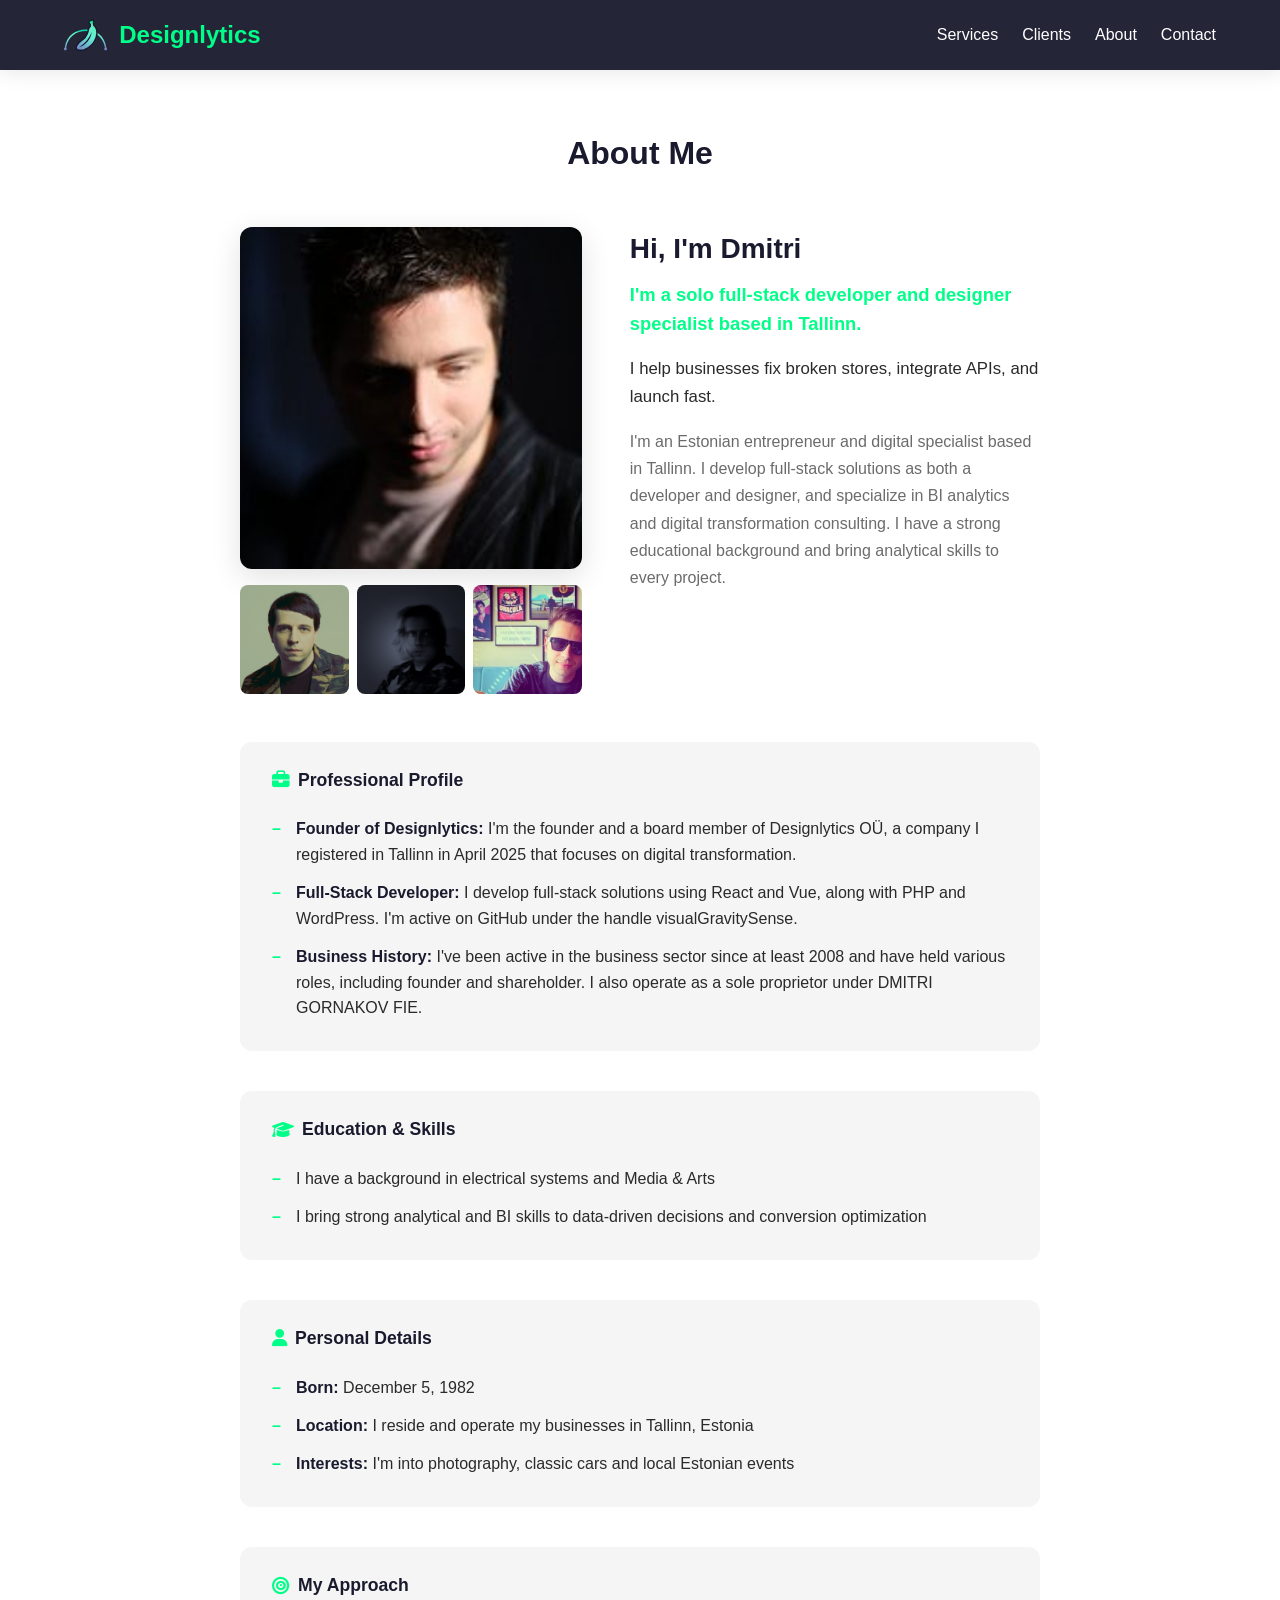
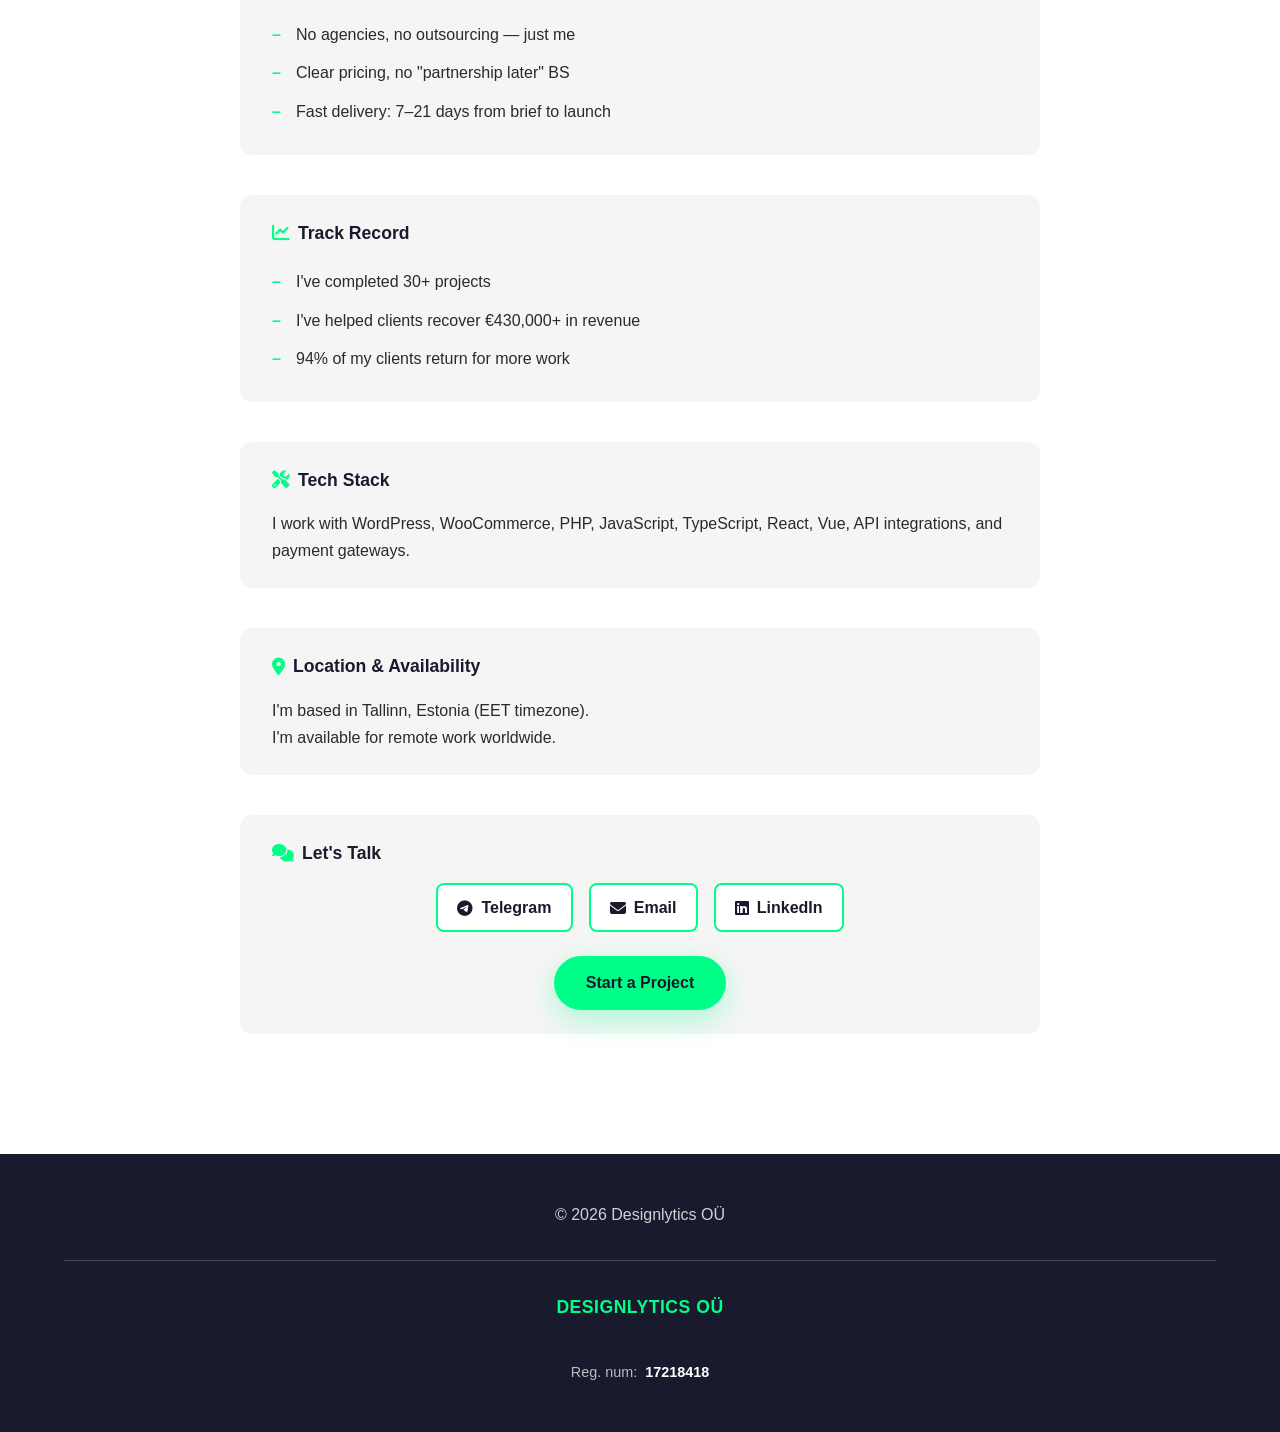
<file: about.html>
<!DOCTYPE html>
<html lang="en">
<head>
    <meta charset="UTF-8">
    <meta name="viewport" content="width=device-width, initial-scale=1.0">
    <link rel="icon" type="image/svg+xml" href="img/logo-1.svg">
    <title>About Me | Designlytics</title>
    <link rel="stylesheet" href="styles.css">
    <link rel="stylesheet" href="css/cash-mode.css">
    <link rel="stylesheet" href="css/about.css">
    <link rel="stylesheet" href="https://cdnjs.cloudflare.com/ajax/libs/font-awesome/6.5.1/css/all.min.css" crossorigin="anonymous" referrerpolicy="no-referrer" />
</head>
<body class="cash-mode-page about-page">
    <nav>
        <div class="container">
            <div class="logo">
                <a href="index.html">
                    <img src="img/logo-1.svg" alt="Designlytics Logo" class="logo-img">
                    <div class="logo">Designlytics</div>
                </a>
            </div>
            <ul>
                <li><a href="index.html#services">Services</a></li>
                <li><a href="index.html#testimonials">Clients</a></li>
                <li><a href="about.html">About</a></li>
                <li><a href="index.html#contact">Contact</a></li>
            </ul>
        </div>
    </nav>

    <main class="about">
        <div class="container">
            <h1 class="about__title">About Me</h1>

            <div class="about__hero">
                <div class="about__photos">
                    <img src="img/avatar-1.jpg" alt="Dmitri" class="about__photo-main">
                    <div class="about__photo-grid">
                        <img src="img/avatar-2.jpg" alt="">
                        <img src="img/avatar-3.jpg" alt="">
                        <img src="img/avatar-4.jpg" alt="">
                    </div>
                </div>
                <div class="about__intro">
                    <h2 class="about__greeting">Hi, I'm Dmitri</h2>
                    <p class="about__tagline">I'm a solo full-stack developer and designer specialist based in Tallinn.</p>
                    <p class="about__desc">I help businesses fix broken stores, integrate APIs, and launch fast.</p>
                    <p class="about__bio">I'm an Estonian entrepreneur and digital specialist based in Tallinn. I develop full-stack solutions as both a developer and designer, and specialize in BI analytics and digital transformation consulting. I have a strong educational background and bring analytical skills to every project.</p>
                </div>
            </div>

            <section class="about__section">
                <h3 class="about__section-title"><i class="fas fa-briefcase"></i> Professional Profile</h3>
                <ul class="about__list">
                    <li><strong>Founder of Designlytics:</strong> I'm the founder and a board member of Designlytics OÜ, a company I registered in Tallinn in April 2025 that focuses on digital transformation.</li>
                    <li><strong>Full-Stack Developer:</strong> I develop full-stack solutions using React and Vue, along with PHP and WordPress. I'm active on GitHub under the handle visualGravitySense.</li>
                    <li><strong>Business History:</strong> I've been active in the business sector since at least 2008 and have held various roles, including founder and shareholder. I also operate as a sole proprietor under DMITRI GORNAKOV FIE.</li>
                </ul>
            </section>

            <section class="about__section">
                <h3 class="about__section-title"><i class="fas fa-graduation-cap"></i> Education & Skills</h3>
                <ul class="about__list">
                    <li>I have a background in electrical systems and Media & Arts</li>
                    <li>I bring strong analytical and BI skills to data-driven decisions and conversion optimization</li>
                </ul>
            </section>

            <section class="about__section">
                <h3 class="about__section-title"><i class="fas fa-user"></i> Personal Details</h3>
                <ul class="about__list">
                    <li><strong>Born:</strong> December 5, 1982</li>
                    <li><strong>Location:</strong> I reside and operate my businesses in Tallinn, Estonia</li>
                    <li><strong>Interests:</strong> I'm into photography, classic cars and local Estonian events</li>
                </ul>
            </section>

            <section class="about__section">
                <h3 class="about__section-title"><i class="fas fa-bullseye"></i> My Approach</h3>
                <ul class="about__list">
                    <li>No agencies, no outsourcing — just me</li>
                    <li>Clear pricing, no "partnership later" BS</li>
                    <li>Fast delivery: 7–21 days from brief to launch</li>
                </ul>
            </section>

            <section class="about__section">
                <h3 class="about__section-title"><i class="fas fa-chart-line"></i> Track Record</h3>
                <ul class="about__list">
                    <li>I've completed 30+ projects</li>
                    <li>I've helped clients recover €430,000+ in revenue</li>
                    <li>94% of my clients return for more work</li>
                </ul>
            </section>

            <section class="about__section">
                <h3 class="about__section-title"><i class="fas fa-tools"></i> Tech Stack</h3>
                <p class="about__tech">I work with WordPress, WooCommerce, PHP, JavaScript, TypeScript, React, Vue, API integrations, and payment gateways.</p>
            </section>

            <section class="about__section">
                <h3 class="about__section-title"><i class="fas fa-map-marker-alt"></i> Location & Availability</h3>
                <p class="about__location">I'm based in Tallinn, Estonia (EET timezone).<br>I'm available for remote work worldwide.</p>
            </section>

            <section class="about__section about__cta">
                <h3 class="about__section-title"><i class="fas fa-comments"></i> Let's Talk</h3>
                <div class="about__links">
                    <a href="https://t.me/visual_sense" target="_blank" rel="noopener" class="about__link"><i class="fab fa-telegram"></i> Telegram</a>
                    <a href="mailto:dmitri.gornakov@gmail.com" class="about__link"><i class="fas fa-envelope"></i> Email</a>
                    <a href="https://linkedin.com/in/dmitri-gornakov" target="_blank" rel="noopener" class="about__link"><i class="fab fa-linkedin"></i> LinkedIn</a>
                </div>
                <a href="index.html#contact" class="btn btn-primary about__btn">Start a Project</a>
            </section>
        </div>
    </main>

    <footer>
        <div class="container">
            <p>&copy; 2026 Designlytics OÜ</p>
            <div class="footer-business-info">
                <div class="business-info-item company-name"><span class="info-value">DESIGNLYTICS OÜ</span></div>
                <div class="business-info-item"><span class="info-label">Reg. num:</span> <span class="info-value">17218418</span></div>
            </div>
        </div>
    </footer>
</body>
</html>
</file>
<file: styles.css>
* {
            margin: 0;
            padding: 0;
            box-sizing: border-box;
        }

        :root {
            --primary: #1a1a2e;
            --accent: #00ff88;
            --accent-hover: #00cc6e;
            --secondary: #007bff;
            --light: #f5f5f5;
            --text: #2a2a2a;
            --gray: #6b6b6b;
            --card-bg: #ffffff;
        }

        body {
            font-family: 'Inter', -apple-system, BlinkMacSystemFont, 'Segoe UI', sans-serif;
            color: var(--text);
            line-height: 1.6;
            overflow-x: hidden;
            background: var(--light);
        }

        /* Smooth Scroll */
        html {
            scroll-behavior: smooth;
        }

        /* Navigation */
        nav {
            position: fixed;
            top: 0;
            width: 100%;
            background: rgba(26, 26, 46, 0.95);
            backdrop-filter: blur(10px);
            padding: 1rem 5%;
            z-index: 1000;
            box-shadow: 0 2px 20px rgba(0, 0, 0, 0.1);
        }

        nav .container {
            max-width: 1200px;
            margin: 0 auto;
            display: flex;
            justify-content: space-between;
            align-items: center;
        }

        nav .logo {
            font-size: 1.5rem;
            font-weight: 800;
            color: var(--accent);
            display: flex;
            align-items: center;
            gap: 0.75rem;
        }

        nav .logo-img {
            height: 2rem;
            width: auto;
            display: block;
        }

        nav ul {
            display: flex;
            list-style: none;
            gap: 2rem;
        }

        nav a {
            color: white;
            text-decoration: none;
            font-weight: 500;
            transition: color 0.3s;
        }

        nav a:hover {
            color: var(--accent);
        }

        /* Language switcher - Estonian default, switch to English */
        .lang-switcher {
            display: flex;
            align-items: center;
            gap: 0.25rem;
            margin-left: 1rem;
        }
        .lang-switcher [data-lang] {
            background: transparent;
            border: 1px solid rgba(255,255,255,0.4);
            color: rgba(255,255,255,0.8);
            padding: 0.35rem 0.6rem;
            font-size: 0.85rem;
            cursor: pointer;
            border-radius: 4px;
            transition: all 0.2s;
        }
        .lang-switcher [data-lang]:hover {
            color: white;
            border-color: rgba(255,255,255,0.7);
        }
        .lang-switcher [data-lang].active {
            background: var(--accent);
            color: var(--primary);
            border-color: var(--accent);
        }
        .thank-you-container {
            position: relative;
        }
        .thank-you-container .lang-switcher.thank-you-lang {
            position: absolute;
            top: 1rem;
            right: 1rem;
        }
        .thank-you-container h1 {
            font-weight: 800;
        }
        .thank-you-container p,
        .thank-you-container li {
            font-weight: 600;
        }

        /* Case study page */
        .case-page {
            padding: 6rem 5% 4rem;
            max-width: 800px;
            margin: 0 auto;
        }
        .case-page p {
            font-weight: 600;
        }
        .case-back {
            display: inline-block;
            color: var(--gray);
            text-decoration: none;
            margin-bottom: 2rem;
            font-size: 0.95rem;
            font-weight: 600;
            transition: color 0.2s;
        }
        .case-back:hover {
            color: var(--accent);
        }
        .case-badge {
            display: inline-block;
            padding: 0.4rem 1rem;
            background: linear-gradient(135deg, var(--accent) 0%, var(--accent-hover) 100%);
            color: white;
            border-radius: 25px;
            font-size: 0.85rem;
            font-weight: 600;
            margin-bottom: 1rem;
        }
        .case-title {
            font-size: 2.25rem;
            font-weight: 800;
            color: var(--primary);
            margin-bottom: 0.75rem;
            line-height: 1.2;
        }
        .case-lead {
            font-size: 1.2rem;
            color: var(--gray);
            margin-bottom: 1.5rem;
            font-weight: 600;
        }
        .case-hero {
            margin-bottom: 3rem;
            border-radius: 16px;
            overflow: hidden;
            box-shadow: 0 10px 40px rgba(0, 0, 0, 0.12);
        }
        .case-hero img {
            width: 100%;
            height: auto;
            display: block;
            object-fit: cover;
        }
        .case-section {
            margin-bottom: 2.5rem;
        }
        .case-section h2 {
            font-size: 1.5rem;
            font-weight: 700;
            color: var(--primary);
            margin-bottom: 1rem;
            padding-bottom: 0.5rem;
            border-bottom: 2px solid var(--accent);
        }
        .case-section-sub {
            font-size: 1.2rem;
            font-weight: 700;
            color: var(--primary);
            margin: 1.5rem 0 0.5rem;
        }
        .case-metrics-title {
            margin-top: 1.5rem;
            margin-bottom: 0.5rem;
        }
        .case-section p {
            margin-bottom: 1rem;
            line-height: 1.7;
            font-weight: 600;
        }
        .case-features, .case-process, .case-pricing {
            margin: 1rem 0;
            padding-left: 1.5rem;
        }
        .case-features li, .case-pricing li {
            margin-bottom: 0.5rem;
            font-weight: 600;
        }
        .case-process li {
            margin-bottom: 0.75rem;
            font-weight: 600;
        }
        .case-results .result-cards {
            display: grid;
            grid-template-columns: repeat(auto-fit, minmax(220px, 1fr));
            gap: 1.5rem;
            margin-top: 1.5rem;
        }
        .result-card {
            background: var(--card-bg);
            padding: 1.5rem;
            border-radius: 12px;
            box-shadow: 0 4px 20px rgba(0,0,0,0.08);
            border-left: 4px solid var(--accent);
        }
        .result-card .result-icon {
            display: inline-block;
            width: 28px;
            height: 28px;
            background: var(--accent);
            color: white;
            border-radius: 50%;
            text-align: center;
            line-height: 28px;
            font-size: 0.9rem;
            margin-bottom: 0.75rem;
        }
        .result-card h3 {
            font-size: 1.1rem;
            color: var(--primary);
            margin-bottom: 0.5rem;
        }
        .result-card ul {
            margin: 0;
            padding-left: 1.2rem;
            font-size: 0.95rem;
            color: var(--gray);
        }
        .case-cta {
            margin-top: 3rem;
            padding: 2rem;
            background: linear-gradient(135deg, var(--primary) 0%, #16213e 100%);
            color: white;
            border-radius: 16px;
            text-align: center;
        }
        .case-cta p {
            margin-bottom: 1.5rem;
            opacity: 0.95;
            font-weight: 600;
        }
        .case-cta .btn {
            background: var(--accent);
            color: var(--primary);
        }
        .case-cta .btn:hover {
            background: var(--accent-hover);
        }

        /* Case IoT - Enhanced design (cases-page-design-1) */
        .case-page--iot {
            padding-top: 2rem;
            max-width: 1200px;
        }
        .case-iot-content {
            max-width: 900px;
            margin: 0 auto;
        }
        .case-page--iot .case-section {
            margin-bottom: 5rem;
        }
        .case-iot-hero {
            position: relative;
            margin: 0 calc(-50vw + 50%);
            margin-bottom: 4rem;
            animation: caseIotFadeIn 0.6s ease-out;
        }
        @keyframes caseIotFadeIn {
            from { opacity: 0; }
            to { opacity: 1; }
        }
        .case-iot-hero__inner {
            position: relative;
            z-index: 2;
            padding: 4rem 5% 3rem;
        }
        .case-iot-breadcrumb {
            margin-bottom: 1.5rem;
            font-size: 0.9rem;
        }
        .case-iot-breadcrumb a {
            color: var(--gray);
            text-decoration: none;
            transition: color 0.2s;
        }
        .case-iot-breadcrumb a:hover {
            color: var(--accent);
        }
        .case-iot-breadcrumb__sep {
            color: var(--gray);
            margin: 0 0.5rem;
        }
        .case-iot-breadcrumb__current {
            color: var(--primary);
            font-weight: 600;
        }
        .case-iot-hero__title {
            font-size: clamp(2rem, 5vw, 3.5rem);
            font-weight: 800;
            color: var(--primary);
            line-height: 1.15;
            margin-bottom: 1rem;
        }
        .case-iot-hero__lead {
            font-size: 1.25rem;
            color: var(--gray);
            margin-bottom: 2.5rem;
            max-width: 600px;
        }
        .case-iot-hero-metrics {
            display: grid;
            grid-template-columns: repeat(3, 1fr);
            gap: 1.5rem;
            margin-bottom: 3rem;
        }
        .case-iot-hero-metric {
            background: white;
            padding: 1.5rem;
            border-radius: 12px;
            box-shadow: 0 4px 20px rgba(0,0,0,0.08);
            text-align: center;
            transition: transform 0.3s, box-shadow 0.3s;
        }
        .case-iot-hero-metric:hover {
            transform: translateY(-4px);
            box-shadow: 0 12px 40px rgba(0,0,0,0.12);
        }
        .case-iot-hero-metric__value {
            display: block;
            font-size: 2.5rem;
            font-weight: 800;
            color: var(--accent);
            line-height: 1.2;
        }
        .case-iot-hero-metric__label {
            font-size: 0.9rem;
            color: var(--gray);
            font-weight: 600;
        }
        .case-iot-hero__image {
            position: relative;
            height: 400px;
            overflow: hidden;
        }
        .case-iot-hero__image img {
            width: 100%;
            height: 100%;
            object-fit: cover;
        }
        .case-iot-hero__overlay {
            position: absolute;
            inset: 0;
            background: linear-gradient(to top, rgba(26,26,46,0.7) 0%, transparent 50%);
        }
        .case-section__title {
            font-size: 1.75rem;
            font-weight: 700;
            color: var(--primary);
            margin-bottom: 1rem;
            padding-bottom: 0.5rem;
            border-bottom: 2px solid var(--accent);
        }
        .case-section__intro {
            margin-bottom: 2rem;
        }
        .case-iot-challenge {
            background: linear-gradient(180deg, #f8fafc 0%, white 100%);
            padding: 3rem 2rem;
            border-radius: 16px;
            margin-bottom: 4rem;
        }
        .case-iot-before-after {
            display: grid;
            grid-template-columns: 1fr 1fr;
            gap: 2rem;
            margin-top: 2rem;
        }
        .case-iot-before-after__card {
            padding: 2rem;
            border-radius: 12px;
            box-shadow: 0 4px 20px rgba(0,0,0,0.08);
            transition: transform 0.3s, box-shadow 0.3s;
        }
        .case-iot-before-after__card:hover {
            transform: translateY(-4px);
            box-shadow: 0 12px 40px rgba(0,0,0,0.1);
        }
        .case-iot-before-after__card--before {
            background: white;
            border-left: 4px solid #ef4444;
        }
        .case-iot-before-after__card--after {
            background: white;
            border-left: 4px solid var(--accent);
        }
        .case-iot-before-after__icon {
            font-size: 2.5rem;
            margin-bottom: 1rem;
        }
        .case-iot-before-after__card--before .case-iot-before-after__icon { color: #ef4444; }
        .case-iot-before-after__card--after .case-iot-before-after__icon { color: var(--accent); }
        .case-iot-before-after__card h3 {
            font-size: 1.25rem;
            font-weight: 700;
            margin-bottom: 1rem;
            color: var(--primary);
        }
        .case-iot-before-after__card ul {
            list-style: none;
            padding: 0;
            margin: 0;
        }
        .case-iot-before-after__card li {
            padding: 0.5rem 0;
            padding-left: 1.5rem;
            position: relative;
        }
        .case-iot-before-after__card li::before {
            content: '•';
            position: absolute;
            left: 0;
        }
        .case-features--cards {
            display: grid;
            grid-template-columns: repeat(auto-fit, minmax(280px, 1fr));
            gap: 1rem;
            list-style: none;
            padding: 0;
        }
        .case-features--cards li {
            background: white;
            padding: 1.25rem;
            border-radius: 12px;
            box-shadow: 0 2px 12px rgba(0,0,0,0.06);
            transition: transform 0.2s, box-shadow 0.2s;
        }
        .case-features--cards li:hover {
            transform: translateY(-2px);
            box-shadow: 0 8px 24px rgba(0,0,0,0.1);
        }
        .case-features--cards li i {
            color: var(--accent);
            margin-right: 0.75rem;
            width: 1.25rem;
        }
        .case-iot-timeline {
            display: grid;
            grid-template-columns: repeat(4, 1fr);
            gap: 1.5rem;
            margin-top: 2rem;
        }
        .case-iot-timeline__item {
            text-align: center;
            padding: 2rem 1rem;
            background: white;
            border-radius: 12px;
            box-shadow: 0 4px 20px rgba(0,0,0,0.08);
            position: relative;
            transition: transform 0.3s, box-shadow 0.3s;
        }
        .case-iot-timeline__item:hover {
            transform: translateY(-4px);
            box-shadow: 0 12px 40px rgba(0,0,0,0.12);
        }
        .case-iot-timeline__step {
            position: absolute;
            top: -12px;
            left: 50%;
            transform: translateX(-50%);
            width: 32px;
            height: 32px;
            background: var(--accent);
            color: var(--primary);
            border-radius: 50%;
            font-weight: 700;
            font-size: 0.9rem;
            line-height: 32px;
            text-align: center;
        }
        .case-iot-timeline__icon {
            font-size: 2.5rem;
            color: var(--accent);
            margin: 1rem 0;
        }
        .case-iot-timeline__item h4 {
            font-size: 0.95rem;
            font-weight: 600;
            color: var(--primary);
            line-height: 1.4;
        }
        .case-iot-results-grid {
            display: grid;
            grid-template-columns: repeat(3, 1fr);
            gap: 2rem;
            margin-top: 2rem;
        }
        .case-iot-result-card {
            background: white;
            padding: 2.5rem;
            border-radius: 16px;
            box-shadow: 0 4px 24px rgba(0,0,0,0.08);
            text-align: center;
            border-top: 4px solid var(--accent);
            transition: transform 0.3s, box-shadow 0.3s;
        }
        .case-iot-result-card:hover {
            transform: translateY(-8px);
            box-shadow: 0 20px 50px rgba(0,0,0,0.12);
        }
        .case-iot-result-card__icon {
            font-size: 2.5rem;
            color: var(--accent);
            margin-bottom: 1rem;
        }
        .case-iot-result-card__value {
            display: block;
            font-size: 3rem;
            font-weight: 800;
            color: var(--accent);
            line-height: 1.2;
        }
        .case-iot-result-card h3 {
            font-size: 1.1rem;
            font-weight: 700;
            color: var(--primary);
            margin: 1rem 0;
        }
        .case-iot-result-card ul {
            text-align: left;
            padding-left: 1.25rem;
            margin: 0;
            font-size: 0.95rem;
            color: var(--gray);
        }
        .case-iot-pricing-grid {
            display: grid;
            grid-template-columns: repeat(auto-fit, minmax(180px, 1fr));
            gap: 1.5rem;
            margin-top: 2rem;
        }
        .case-iot-price-card {
            background: white;
            padding: 2rem;
            border-radius: 12px;
            box-shadow: 0 4px 20px rgba(0,0,0,0.08);
            text-align: center;
            position: relative;
            transition: transform 0.3s, box-shadow 0.3s;
        }
        .case-iot-price-card:hover {
            transform: translateY(-4px);
            box-shadow: 0 12px 40px rgba(0,0,0,0.1);
        }
        .case-iot-price-card--popular {
            border: 2px solid var(--accent);
            box-shadow: 0 4px 24px rgba(0,255,136,0.2);
        }
        .case-iot-price-card--popular:hover {
            box-shadow: 0 12px 40px rgba(0,255,136,0.3);
        }
        .case-iot-price-card__badge {
            position: absolute;
            top: -10px;
            left: 50%;
            transform: translateX(-50%);
            background: var(--accent);
            color: var(--primary);
            font-size: 0.7rem;
            font-weight: 700;
            padding: 0.25rem 0.75rem;
            border-radius: 20px;
        }
        .case-iot-price-card h4 {
            font-size: 1.5rem;
            font-weight: 800;
            color: var(--primary);
            margin: 1rem 0 0.5rem;
        }
        .case-iot-price-card__desc {
            font-size: 0.9rem;
            color: var(--gray);
            margin: 0;
        }
        .case-iot-cta {
            margin-top: 4rem;
            padding: 4rem 3rem;
            background: linear-gradient(135deg, var(--primary) 0%, #16213e 100%);
            color: white;
            border-radius: 20px;
            text-align: center;
        }
        .case-iot-cta__title {
            font-size: 2rem;
            font-weight: 800;
            margin-bottom: 0.75rem;
        }
        .case-iot-cta__sub {
            font-size: 1.1rem;
            opacity: 0.9;
            margin-bottom: 1rem;
        }
        .case-iot-cta__trust {
            font-size: 0.95rem;
            margin-bottom: 2rem;
        }
        .case-iot-cta__btn {
            padding: 1rem 2.5rem;
            font-size: 1rem;
        }
        @media (max-width: 768px) {
            .case-iot-hero-metrics { grid-template-columns: 1fr; }
            .case-iot-hero__image { height: 280px; }
            .case-iot-before-after { grid-template-columns: 1fr; }
            .case-iot-timeline { grid-template-columns: 1fr; }
            .case-iot-results-grid { grid-template-columns: 1fr; }
            .case-iot-pricing-grid { grid-template-columns: 1fr; }
        }

        /* Case Chatbots - Enhanced design (cases-page-design-2) */
        .case-page--chatbots { padding-top: 2rem; max-width: 1200px; }
        .case-chat-content { max-width: 900px; margin: 0 auto; }
        .case-page--chatbots .case-section { margin-bottom: 5rem; }
        .case-chat-hero {
            background: linear-gradient(180deg, #f8fafc 0%, #e0e7ff 100%);
            padding: 4rem 5% 4rem;
            margin-bottom: 4rem;
        }
        .case-chat-hero__inner { max-width: 1200px; margin: 0 auto; }
        .case-chat-breadcrumb { margin-bottom: 1rem; font-size: 0.9rem; }
        .case-chat-breadcrumb a { color: var(--gray); text-decoration: none; }
        .case-chat-breadcrumb a:hover { color: var(--accent); }
        .case-chat-breadcrumb__sep { color: var(--gray); margin: 0 0.5rem; }
        .case-chat-hero__grid {
            display: grid;
            grid-template-columns: 1fr 400px;
            gap: 3rem;
            align-items: center;
        }
        .case-chat-hero__title {
            font-size: clamp(1.75rem, 4vw, 2.75rem);
            font-weight: 800;
            color: var(--primary);
            line-height: 1.2;
            margin-bottom: 1rem;
        }
        .case-chat-hero__lead { font-size: 1.1rem; color: var(--gray); margin-bottom: 1.5rem; }
        .case-chat-hero-metrics { display: flex; flex-direction: column; gap: 1rem; margin-bottom: 2rem; }
        .case-chat-hero-metric {
            display: flex;
            align-items: center;
            gap: 1rem;
            padding: 0.75rem 1rem;
            background: white;
            border-radius: 10px;
            box-shadow: 0 2px 12px rgba(0,0,0,0.06);
        }
        .case-chat-hero-metric__icon { font-size: 1.5rem; color: var(--accent); width: 2rem; text-align: center; }
        .case-chat-hero-metric__value { display: block; font-size: 1.5rem; font-weight: 800; color: var(--accent); }
        .case-chat-hero-metric__label { font-size: 0.9rem; color: var(--gray); }
        .case-chat-demo {
            background: white;
            border-radius: 16px;
            box-shadow: 0 20px 60px rgba(0,0,0,0.12);
            overflow: hidden;
        }
        .case-chat-demo__window { min-height: 320px; }
        .case-chat-demo__header {
            background: linear-gradient(135deg, var(--primary) 0%, #16213e 100%);
            color: white;
            padding: 1rem 1.25rem;
            display: flex;
            align-items: center;
            gap: 0.75rem;
        }
        .case-chat-demo__header i { font-size: 1.25rem; }
        .case-chat-demo__messages {
            padding: 1.5rem;
            display: flex;
            flex-direction: column;
            gap: 1rem;
        }
        .case-chat-demo__msg {
            padding: 12px 16px;
            border-radius: 16px;
            max-width: 85%;
            font-size: 0.95rem;
            animation: caseChatSlideIn 0.4s ease;
        }
        .case-chat-demo__msg--bot {
            background: #f3f4f6;
            margin-right: auto;
            border-bottom-left-radius: 4px;
        }
        .case-chat-demo__msg--user {
            background: var(--accent);
            color: var(--primary);
            margin-left: auto;
            border-bottom-right-radius: 4px;
        }
        @keyframes caseChatSlideIn {
            from { opacity: 0; transform: translateY(10px); }
            to { opacity: 1; transform: translateY(0); }
        }
        .case-chat-section__title {
            font-size: 1.75rem;
            font-weight: 700;
            color: var(--primary);
            margin-bottom: 1rem;
            padding-bottom: 0.5rem;
            border-bottom: 2px solid var(--accent);
        }
        .case-chat-section__intro { margin-bottom: 2rem; }
        .case-chat-challenge {
            background: linear-gradient(180deg, #f8fafc 0%, white 100%);
            padding: 3rem 2rem;
            border-radius: 16px;
        }
        .case-chat-before-after {
            display: grid;
            grid-template-columns: 1fr 1fr;
            gap: 2rem;
            margin-top: 2rem;
        }
        .case-chat-ba-card {
            padding: 2rem;
            border-radius: 12px;
            transition: transform 0.3s, box-shadow 0.3s;
        }
        .case-chat-ba-card:hover {
            transform: translateY(-6px);
            box-shadow: 0 12px 40px rgba(0,0,0,0.1);
        }
        .case-chat-ba-card--before {
            background: linear-gradient(135deg, #fee2e2 0%, #fecaca 100%);
            border: 2px solid #ef4444;
        }
        .case-chat-ba-card--after {
            background: linear-gradient(135deg, #d1fae5 0%, #a7f3d0 100%);
            border: 2px solid #10b981;
        }
        .case-chat-ba-card__icon { font-size: 2.5rem; margin-bottom: 1rem; }
        .case-chat-ba-card--before .case-chat-ba-card__icon { color: #ef4444; }
        .case-chat-ba-card--after .case-chat-ba-card__icon { color: #10b981; }
        .case-chat-ba-card h3 { font-size: 1.25rem; font-weight: 700; margin-bottom: 1rem; }
        .case-chat-ba-card ul { list-style: none; padding: 0; margin: 0; }
        .case-chat-ba-card li { padding: 0.5rem 0; padding-left: 1.5rem; position: relative; }
        .case-chat-ba-card li::before { content: '•'; position: absolute; left: 0; }
        .case-chat-features {
            display: grid;
            grid-template-columns: repeat(auto-fit, minmax(280px, 1fr));
            gap: 1rem;
            list-style: none;
            padding: 0;
        }
        .case-chat-features li {
            background: white;
            padding: 1.25rem;
            border-radius: 12px;
            box-shadow: 0 2px 12px rgba(0,0,0,0.06);
            transition: transform 0.2s, box-shadow 0.2s;
        }
        .case-chat-features li:hover {
            transform: translateY(-2px);
            box-shadow: 0 8px 24px rgba(0,0,0,0.1);
        }
        .case-chat-features li i { color: #8b5cf6; margin-right: 0.75rem; width: 1.25rem; }
        .case-chat-flow {
            display: flex;
            flex-wrap: wrap;
            align-items: center;
            justify-content: center;
            gap: 1rem;
            margin-top: 2rem;
        }
        .case-chat-flow__item {
            text-align: center;
            padding: 1.5rem 1rem;
            background: white;
            border-radius: 12px;
            box-shadow: 0 4px 20px rgba(0,0,0,0.08);
            max-width: 200px;
            transition: transform 0.3s;
        }
        .case-chat-flow__item:hover { transform: translateY(-4px); }
        .case-chat-flow__icon { font-size: 2rem; color: #8b5cf6; margin-bottom: 0.5rem; }
        .case-chat-flow__num {
            display: inline-block;
            width: 28px;
            height: 28px;
            background: #8b5cf6;
            color: white;
            border-radius: 50%;
            font-size: 0.9rem;
            font-weight: 700;
            line-height: 28px;
            margin-bottom: 0.5rem;
        }
        .case-chat-flow__item h4 { font-size: 0.9rem; font-weight: 600; line-height: 1.3; }
        .case-chat-flow__arrow { color: var(--accent); font-size: 1.5rem; }
        .case-chat-results-grid {
            display: grid;
            grid-template-columns: repeat(3, 1fr);
            gap: 2rem;
            margin-top: 2rem;
        }
        .case-chat-result-card {
            background: white;
            padding: 2.5rem;
            border-radius: 16px;
            box-shadow: 0 4px 24px rgba(0,0,0,0.08);
            text-align: center;
            border-top: 4px solid #8b5cf6;
            transition: transform 0.3s, box-shadow 0.3s;
        }
        .case-chat-result-card:hover {
            transform: translateY(-8px);
            box-shadow: 0 20px 50px rgba(0,0,0,0.12);
        }
        .case-chat-result-card__value {
            display: block;
            font-size: 3rem;
            font-weight: 800;
            color: #8b5cf6;
            line-height: 1.2;
        }
        .case-chat-result-card h3 { font-size: 1.1rem; font-weight: 700; margin: 1rem 0; }
        .case-chat-result-card ul { text-align: left; padding-left: 1.25rem; margin: 0; font-size: 0.95rem; color: var(--gray); }
        .case-chat-testimonial {
            margin-top: 3rem;
            padding: 2rem;
            background: linear-gradient(135deg, #e0e7ff 0%, #c7d2fe 100%);
            border-radius: 16px;
            text-align: center;
        }
        .case-chat-testimonial blockquote { margin: 0; }
        .case-chat-testimonial p { font-size: 1.1rem; font-style: italic; margin-bottom: 0.5rem; }
        .case-chat-testimonial cite { font-size: 0.9rem; color: var(--gray); }
        .case-chat-testimonial__stars { color: #f59e0b; font-size: 1.25rem; margin-top: 1rem; }
        .case-chat-extra-grid {
            display: grid;
            grid-template-columns: repeat(auto-fit, minmax(200px, 1fr));
            gap: 1.5rem;
        }
        .case-chat-extra-card {
            background: white;
            padding: 2rem;
            border-radius: 12px;
            box-shadow: 0 4px 20px rgba(0,0,0,0.08);
            text-align: center;
            transition: transform 0.3s, box-shadow 0.3s;
        }
        .case-chat-extra-card:hover {
            transform: translateY(-4px);
            box-shadow: 0 12px 40px rgba(0,0,0,0.1);
        }
        .case-chat-extra-card i { font-size: 2.5rem; color: #8b5cf6; margin-bottom: 1rem; }
        .case-chat-extra-card h4 { font-size: 1rem; margin-bottom: 0.5rem; }
        .case-chat-extra-card p { font-size: 0.9rem; color: var(--gray); margin: 0; }
        .case-chat-use-grid {
            display: grid;
            grid-template-columns: repeat(auto-fit, minmax(220px, 1fr));
            gap: 1rem;
        }
        .case-chat-use-card {
            display: flex;
            align-items: center;
            gap: 1rem;
            padding: 1.5rem;
            background: white;
            border-radius: 12px;
            box-shadow: 0 2px 12px rgba(0,0,0,0.06);
            transition: transform 0.2s;
        }
        .case-chat-use-card:hover { transform: translateY(-2px); }
        .case-chat-use-card i { font-size: 1.5rem; color: #8b5cf6; flex-shrink: 0; }
        .case-chat-pricing-grid {
            display: grid;
            grid-template-columns: repeat(3, 1fr);
            gap: 1.5rem;
            margin-top: 2rem;
        }
        .case-chat-price-card {
            background: white;
            padding: 2rem;
            border-radius: 12px;
            box-shadow: 0 4px 20px rgba(0,0,0,0.08);
            text-align: center;
            position: relative;
            transition: transform 0.3s, box-shadow 0.3s;
        }
        .case-chat-price-card:hover {
            transform: translateY(-4px);
            box-shadow: 0 12px 40px rgba(0,0,0,0.1);
        }
        .case-chat-price-card--popular {
            border: 2px solid #8b5cf6;
            box-shadow: 0 4px 24px rgba(139,92,246,0.2);
        }
        .case-chat-price-card__badge {
            position: absolute;
            top: -10px;
            left: 50%;
            transform: translateX(-50%);
            background: #8b5cf6;
            color: white;
            font-size: 0.7rem;
            font-weight: 700;
            padding: 0.25rem 0.75rem;
            border-radius: 20px;
        }
        .case-chat-price-card__amount { display: block; font-size: 1.5rem; font-weight: 800; color: var(--primary); }
        .case-chat-monthly { margin-top: 1rem; }
        .case-chat-timeline__visual {
            display: flex;
            align-items: flex-start;
            justify-content: center;
            gap: 2rem;
            margin-top: 2rem;
            flex-wrap: wrap;
        }
        .case-chat-timeline__phase {
            flex: 1;
            min-width: 180px;
            padding: 2rem;
            background: white;
            border-radius: 12px;
            box-shadow: 0 4px 20px rgba(0,0,0,0.08);
            text-align: center;
        }
        .case-chat-timeline__week {
            display: inline-block;
            background: #8b5cf6;
            color: white;
            padding: 0.25rem 0.75rem;
            border-radius: 20px;
            font-size: 0.85rem;
            font-weight: 600;
            margin-bottom: 0.5rem;
        }
        .case-chat-timeline__line {
            width: 60px;
            height: 4px;
            background: linear-gradient(90deg, var(--accent), #8b5cf6);
            margin-top: 3rem;
        }
        .case-chat-cta {
            margin-top: 4rem;
            padding: 4rem 3rem;
            background: linear-gradient(135deg, var(--primary) 0%, #16213e 100%);
            color: white;
            border-radius: 20px;
            text-align: center;
        }
        .case-chat-cta__title { font-size: 2rem; font-weight: 800; margin-bottom: 0.75rem; }
        .case-chat-cta__sub { font-size: 1.1rem; opacity: 0.9; margin-bottom: 1rem; }
        .case-chat-cta__trust { font-size: 0.95rem; margin-bottom: 2rem; }
        .case-chat-cta__btn { padding: 1rem 2.5rem; font-size: 1rem; }
        @media (max-width: 900px) {
            .case-chat-hero__grid { grid-template-columns: 1fr; }
            .case-chat-demo { order: -1; max-width: 400px; margin: 0 auto; }
        }
        @media (max-width: 768px) {
            .case-chat-before-after { grid-template-columns: 1fr; }
            .case-chat-flow { flex-direction: column; }
            .case-chat-flow__arrow { transform: rotate(90deg); }
            .case-chat-results-grid { grid-template-columns: 1fr; }
            .case-chat-pricing-grid { grid-template-columns: 1fr; }
            .case-chat-timeline__visual { flex-direction: column; align-items: center; }
            .case-chat-timeline__line { width: 4px; height: 60px; }
        }

        /* Case Conversion (Autokool) - Enhanced design (cases-page-design-3) */
        .case-page--conversion { padding-top: 2rem; max-width: 1200px; }
        .case-conv-content { max-width: 900px; margin: 0 auto; }
        .case-page--conversion .case-section { margin-bottom: 5rem; }
        .case-conv-hero {
            background: linear-gradient(135deg, #ecfdf5 0%, #d1fae5 50%, #a7f3d0 100%);
            padding: 4rem 5% 4rem;
            margin-bottom: 4rem;
        }
        .case-conv-hero__inner { max-width: 1200px; margin: 0 auto; }
        .case-conv-breadcrumb { margin-bottom: 1rem; font-size: 0.9rem; }
        .case-conv-breadcrumb a { color: var(--gray); text-decoration: none; }
        .case-conv-breadcrumb a:hover { color: #00B887; }
        .case-conv-breadcrumb__sep { color: var(--gray); margin: 0 0.5rem; }
        .case-conv-hero__grid {
            display: grid;
            grid-template-columns: 1fr 380px;
            gap: 3rem;
            align-items: center;
        }
        .case-conv-hero__badges {
            display: flex;
            align-items: center;
            gap: 0.75rem;
            margin-bottom: 1rem;
        }
        .case-conv-hero__badge {
            padding: 0.4rem 0.9rem;
            border-radius: 20px;
            font-size: 0.85rem;
            font-weight: 600;
        }
        .case-conv-hero__badge--old {
            background: #fee2e2;
            color: #dc2626;
        }
        .case-conv-hero__badge--new {
            background: #d1fae5;
            color: #059669;
        }
        .case-conv-hero__arrow { color: var(--gray); font-size: 1.25rem; }
        .case-conv-hero__title {
            font-size: clamp(1.75rem, 4vw, 2.5rem);
            font-weight: 800;
            color: var(--primary);
            line-height: 1.2;
            margin-bottom: 1rem;
        }
        .case-conv-hero__lead { font-size: 1.1rem; color: var(--gray); margin-bottom: 1.5rem; }
        .case-conv-hero-metrics {
            display: flex;
            gap: 1rem;
            margin-bottom: 2rem;
            flex-wrap: wrap;
        }
        .case-conv-hero-metric {
            display: flex;
            flex-direction: column;
            padding: 1rem 1.25rem;
            background: white;
            border-radius: 12px;
            box-shadow: 0 2px 12px rgba(0,0,0,0.06);
            min-width: 100px;
        }
        .case-conv-hero-metric i { font-size: 1.25rem; color: #00D9A3; margin-bottom: 0.25rem; }
        .case-conv-hero-metric__value { font-size: 1.5rem; font-weight: 800; color: #00D9A3; }
        .case-conv-hero-metric__label { font-size: 0.8rem; color: var(--gray); }
        .case-conv-hero__cta { display: inline-block; margin-top: 0.5rem; }
        .case-conv-before-after {
            background: white;
            border-radius: 16px;
            box-shadow: 0 20px 60px rgba(0,0,0,0.1);
            overflow: hidden;
        }
        .case-conv-ba-wrapper {
            display: grid;
            grid-template-columns: 1fr 1fr;
            min-height: 280px;
        }
        .case-conv-ba-card {
            padding: 1.5rem;
            display: flex;
            flex-direction: column;
        }
        .case-conv-ba-card--before { background: #fef2f2; border-right: 1px solid #fecaca; }
        .case-conv-ba-card--after { background: #f0fdf4; }
        .case-conv-ba-label {
            font-size: 0.9rem;
            font-weight: 700;
            margin-bottom: 1rem;
        }
        .case-conv-ba-card--before .case-conv-ba-label { color: #dc2626; }
        .case-conv-ba-card--after .case-conv-ba-label { color: #059669; }
        .case-conv-ba-placeholder {
            flex: 1;
            display: flex;
            flex-direction: column;
            align-items: center;
            justify-content: center;
            background: rgba(255,255,255,0.6);
            border-radius: 12px;
            color: var(--gray);
        }
        .case-conv-ba-placeholder i { font-size: 3rem; margin-bottom: 0.5rem; opacity: 0.6; }
        .case-conv-ba-card--before .case-conv-ba-placeholder i { color: #ef4444; }
        .case-conv-ba-card--after .case-conv-ba-placeholder i { color: #10b981; }
        .case-conv-section__title {
            font-size: 1.75rem;
            font-weight: 700;
            color: var(--primary);
            margin-bottom: 1rem;
            padding-bottom: 0.5rem;
            border-bottom: 2px solid #00D9A3;
        }
        .case-conv-section__intro { margin-bottom: 2rem; }
        .case-conv-problems-grid {
            display: grid;
            grid-template-columns: repeat(3, 1fr);
            gap: 1.5rem;
            margin-bottom: 2rem;
        }
        .case-conv-problem-card {
            background: white;
            padding: 1.5rem;
            border-radius: 12px;
            box-shadow: 0 2px 12px rgba(0,0,0,0.06);
            text-align: center;
        }
        .case-conv-problem-card i { font-size: 2rem; color: #ef4444; margin-bottom: 1rem; }
        .case-conv-problem-card h4 { font-size: 1rem; margin-bottom: 0.5rem; }
        .case-conv-problem-card p { font-size: 0.9rem; color: var(--gray); margin: 0; }
        .case-conv-before-after-cards {
            display: grid;
            grid-template-columns: 1fr 1fr;
            gap: 2rem;
        }
        .case-conv-ba-card-full {
            padding: 2rem;
            border-radius: 12px;
            transition: transform 0.3s;
        }
        .case-conv-ba-card-full:hover { transform: translateY(-4px); }
        .case-conv-ba-card-full--before {
            background: linear-gradient(135deg, #fee2e2 0%, #fecaca 100%);
            border: 2px solid #ef4444;
        }
        .case-conv-ba-card-full--after {
            background: linear-gradient(135deg, #d1fae5 0%, #a7f3d0 100%);
            border: 2px solid #10b981;
        }
        .case-conv-ba-card-full__icon { font-size: 2.5rem; margin-bottom: 1rem; }
        .case-conv-ba-card-full--before .case-conv-ba-card-full__icon { color: #ef4444; }
        .case-conv-ba-card-full--after .case-conv-ba-card-full__icon { color: #10b981; }
        .case-conv-ba-card-full h3 { font-size: 1.25rem; font-weight: 700; margin-bottom: 1rem; }
        .case-conv-ba-card-full ul { list-style: none; padding: 0; margin: 0; }
        .case-conv-ba-card-full li { padding: 0.5rem 0; padding-left: 1.25rem; position: relative; }
        .case-conv-ba-card-full li::before { content: '•'; position: absolute; left: 0; }
        .case-conv-features {
            list-style: none;
            padding: 0;
            display: grid;
            grid-template-columns: repeat(auto-fit, minmax(280px, 1fr));
            gap: 1rem;
        }
        .case-conv-features li {
            background: white;
            padding: 1.25rem;
            border-radius: 12px;
            box-shadow: 0 2px 12px rgba(0,0,0,0.06);
            transition: transform 0.2s, box-shadow 0.2s;
        }
        .case-conv-features li:hover {
            transform: translateY(-2px);
            box-shadow: 0 8px 24px rgba(0,0,0,0.1);
        }
        .case-conv-features li i { color: #00D9A3; margin-right: 0.75rem; width: 1.25rem; }
        .case-conv-timeline__visual {
            display: flex;
            align-items: flex-start;
            justify-content: center;
            gap: 1.5rem;
            margin-top: 2rem;
            flex-wrap: wrap;
        }
        .case-conv-timeline__phase {
            flex: 1;
            min-width: 180px;
            padding: 2rem;
            background: white;
            border-radius: 12px;
            box-shadow: 0 4px 20px rgba(0,0,0,0.08);
            text-align: center;
        }
        .case-conv-timeline__week {
            display: inline-block;
            background: #00D9A3;
            color: white;
            padding: 0.25rem 0.75rem;
            border-radius: 20px;
            font-size: 0.85rem;
            font-weight: 600;
            margin-bottom: 0.5rem;
        }
        .case-conv-timeline__icon { font-size: 2rem; color: #00D9A3; margin-bottom: 0.75rem; }
        .case-conv-timeline__phase h4 { font-size: 1rem; margin-bottom: 0.5rem; }
        .case-conv-timeline__phase p { font-size: 0.9rem; color: var(--gray); margin: 0; }
        .case-conv-timeline__line {
            width: 40px;
            height: 4px;
            background: linear-gradient(90deg, #00D9A3, #00B887);
            margin-top: 3rem;
        }
        .case-conv-timeline__total { text-align: center; margin-top: 2rem; font-weight: 600; }
        .case-conv-results-hero {
            background: linear-gradient(135deg, #ecfdf5 0%, #d1fae5 100%);
            padding: 3rem;
            border-radius: 16px;
            text-align: center;
            margin-bottom: 2rem;
        }
        .case-conv-results-hero__value {
            display: block;
            font-size: 4rem;
            font-weight: 800;
            color: #00D9A3;
            line-height: 1;
        }
        .case-conv-results-hero h3 { font-size: 1.25rem; margin: 0.5rem 0 2rem; }
        .case-conv-results-bar { max-width: 300px; margin: 0 auto; }
        .case-conv-results-bar__row {
            display: flex;
            align-items: center;
            gap: 1rem;
            margin-bottom: 0.75rem;
        }
        .case-conv-results-bar__row span:first-child { min-width: 50px; }
        .case-conv-results-bar__fill {
            height: 8px;
            border-radius: 4px;
        }
        .case-conv-results-bar__fill--before { background: #ef4444; }
        .case-conv-results-bar__fill--after { background: #00D9A3; }
        .case-conv-results-grid {
            display: grid;
            grid-template-columns: repeat(3, 1fr);
            gap: 2rem;
            margin-top: 2rem;
        }
        .case-conv-result-card {
            background: white;
            padding: 2rem;
            border-radius: 16px;
            box-shadow: 0 4px 24px rgba(0,0,0,0.08);
            text-align: center;
            border-top: 4px solid #00D9A3;
            transition: transform 0.3s;
        }
        .case-conv-result-card:hover { transform: translateY(-8px); }
        .case-conv-result-card i { font-size: 2rem; color: #00D9A3; margin-bottom: 0.5rem; }
        .case-conv-result-card__value {
            display: block;
            font-size: 2.5rem;
            font-weight: 800;
            color: #00D9A3;
        }
        .case-conv-result-card h4 { font-size: 1rem; margin: 0.5rem 0; }
        .case-conv-result-card p { font-size: 0.9rem; color: var(--gray); margin: 0; }
        .case-conv-testimonial {
            margin-top: 3rem;
            padding: 2rem;
            background: linear-gradient(135deg, #ecfdf5 0%, #d1fae5 100%);
            border-radius: 16px;
            text-align: center;
        }
        .case-conv-testimonial blockquote { margin: 0; }
        .case-conv-testimonial p { font-size: 1.1rem; font-style: italic; margin-bottom: 0.5rem; }
        .case-conv-testimonial cite { font-size: 0.9rem; color: var(--gray); }
        .case-conv-testimonial__stars { color: #f59e0b; font-size: 1.25rem; margin-top: 1rem; }
        .case-conv-showcase-grid {
            display: grid;
            grid-template-columns: repeat(auto-fit, minmax(260px, 1fr));
            gap: 2rem;
        }
        .case-conv-showcase-card {
            background: white;
            padding: 2rem;
            border-radius: 12px;
            box-shadow: 0 4px 20px rgba(0,0,0,0.08);
            position: relative;
            transition: transform 0.3s;
        }
        .case-conv-showcase-card:hover { transform: translateY(-4px); }
        .case-conv-showcase-card__num {
            position: absolute;
            top: 1rem;
            right: 1rem;
            width: 32px;
            height: 32px;
            background: #00D9A3;
            color: white;
            border-radius: 50%;
            display: flex;
            align-items: center;
            justify-content: center;
            font-weight: 700;
        }
        .case-conv-showcase-card h4 { font-size: 1.1rem; margin-bottom: 1rem; }
        .case-conv-showcase-card ul { list-style: none; padding: 0; margin: 0 0 1rem; }
        .case-conv-showcase-card li { padding: 0.25rem 0; padding-left: 1.25rem; position: relative; }
        .case-conv-showcase-card li::before { content: '✓'; position: absolute; left: 0; color: #10b981; font-weight: 700; }
        .case-conv-showcase-card__result {
            font-size: 0.9rem;
            font-weight: 600;
            color: #00B887;
            margin: 0;
        }
        .case-conv-tech-grid {
            display: grid;
            grid-template-columns: repeat(auto-fit, minmax(200px, 1fr));
            gap: 1rem;
        }
        .case-conv-tech-item {
            display: flex;
            align-items: center;
            gap: 0.75rem;
            padding: 1rem 1.25rem;
            background: white;
            border-radius: 10px;
            box-shadow: 0 2px 12px rgba(0,0,0,0.06);
        }
        .case-conv-tech-item i { color: #00D9A3; width: 1.25rem; }
        .case-conv-invest-grid {
            display: grid;
            grid-template-columns: 1fr 1fr;
            gap: 2rem;
        }
        .case-conv-invest-card {
            background: white;
            padding: 2rem;
            border-radius: 12px;
            box-shadow: 0 4px 20px rgba(0,0,0,0.08);
        }
        .case-conv-invest-card h4 { margin-bottom: 1rem; }
        .case-conv-invest-sum { font-size: 1.75rem; font-weight: 800; color: #00D9A3; margin-bottom: 1rem; }
        .case-conv-invest-card ul { list-style: none; padding: 0; margin: 0; }
        .case-conv-invest-card li { padding: 0.5rem 0; padding-left: 1.25rem; position: relative; }
        .case-conv-invest-card li::before { content: '✓'; position: absolute; left: 0; color: #10b981; }
        .case-conv-invest-monthly { margin-top: 1rem; font-size: 0.95rem; color: var(--gray); }
        .case-conv-invest-card--roi { border: 2px solid #00D9A3; }
        .case-conv-roi-timeline {
            display: flex;
            gap: 1rem;
            margin: 1.5rem 0;
        }
        .case-conv-roi-phase {
            flex: 1;
            text-align: center;
            padding: 1rem;
            background: #ecfdf5;
            border-radius: 10px;
        }
        .case-conv-roi-phase span:first-child { display: block; font-weight: 700; color: #00B887; }
        .case-conv-invest-gain { font-weight: 700; color: #059669; margin: 1rem 0 0; }
        .case-conv-mobile-compare {
            display: grid;
            grid-template-columns: 1fr 1fr;
            gap: 2rem;
        }
        .case-conv-mobile-side {
            padding: 2rem;
            border-radius: 12px;
        }
        .case-conv-mobile-side--before {
            background: #fee2e2;
            border: 2px solid #ef4444;
        }
        .case-conv-mobile-side--after {
            background: #d1fae5;
            border: 2px solid #10b981;
        }
        .case-conv-mobile-side h4 { margin-bottom: 1rem; }
        .case-conv-mobile-placeholder {
            display: flex;
            flex-direction: column;
            align-items: center;
            padding: 2rem;
            background: rgba(255,255,255,0.6);
            border-radius: 12px;
        }
        .case-conv-mobile-placeholder i { font-size: 3rem; margin-bottom: 1rem; }
        .case-conv-mobile-metrics {
            display: flex;
            gap: 2rem;
            margin-top: 2rem;
            flex-wrap: wrap;
            justify-content: center;
        }
        .case-conv-mobile-metrics span { display: flex; align-items: center; gap: 0.5rem; }
        .case-conv-mobile-metrics i { color: #00D9A3; }
        .case-conv-cta {
            margin-top: 4rem;
            padding: 4rem 3rem;
            background: linear-gradient(135deg, #1e40af 0%, #2563eb 100%);
            color: white;
            border-radius: 20px;
            text-align: center;
        }
        .case-conv-cta__title { font-size: 2rem; font-weight: 800; margin-bottom: 0.75rem; }
        .case-conv-cta__sub { font-size: 1.1rem; opacity: 0.95; margin-bottom: 1.5rem; }
        .case-conv-cta__benefits {
            display: flex;
            flex-wrap: wrap;
            gap: 1rem;
            justify-content: center;
            margin-bottom: 1rem;
        }
        .case-conv-cta__benefits p { margin: 0; font-weight: 600; }
        .case-conv-cta__trust { font-size: 0.95rem; margin-bottom: 2rem; opacity: 0.9; }
        .case-conv-cta__btn { padding: 1rem 2.5rem; font-size: 1rem; }
        @media (max-width: 900px) {
            .case-conv-hero__grid { grid-template-columns: 1fr; }
            .case-conv-before-after { order: -1; }
        }
        @media (max-width: 768px) {
            .case-conv-ba-wrapper { grid-template-columns: 1fr; min-height: auto; }
            .case-conv-problems-grid { grid-template-columns: 1fr; }
            .case-conv-before-after-cards { grid-template-columns: 1fr; }
            .case-conv-timeline__visual { flex-direction: column; align-items: center; }
            .case-conv-timeline__line { width: 4px; height: 40px; }
            .case-conv-results-grid { grid-template-columns: 1fr; }
            .case-conv-invest-grid { grid-template-columns: 1fr; }
            .case-conv-mobile-compare { grid-template-columns: 1fr; }
        }

        /* Case Automation - Enhanced design (cases-page-design-4) */
        .case-page--automation { padding-top: 2rem; max-width: 1200px; }
        .case-auto-content { max-width: 900px; margin: 0 auto; }
        .case-page--automation .case-section { margin-bottom: 5rem; }
        .case-auto-hero {
            background: linear-gradient(135deg, #f5f3ff 0%, #ede9fe 50%, #ddd6fe 100%);
            padding: 4rem 5% 4rem;
            margin-bottom: 4rem;
        }
        .case-auto-hero__inner { max-width: 1200px; margin: 0 auto; }
        .case-auto-breadcrumb { margin-bottom: 1rem; font-size: 0.9rem; }
        .case-auto-breadcrumb a { color: var(--gray); text-decoration: none; }
        .case-auto-breadcrumb a:hover { color: #8b5cf6; }
        .case-auto-breadcrumb__sep { color: var(--gray); margin: 0 0.5rem; }
        .case-auto-hero__grid {
            display: grid;
            grid-template-columns: 1fr 320px;
            gap: 3rem;
            align-items: center;
        }
        .case-auto-hero__badges {
            display: flex;
            align-items: center;
            gap: 0.75rem;
            margin-bottom: 1rem;
        }
        .case-auto-hero__badge {
            padding: 0.4rem 0.9rem;
            border-radius: 20px;
            font-size: 0.85rem;
            font-weight: 600;
        }
        .case-auto-hero__badge--before {
            background: #fee2e2;
            color: #dc2626;
        }
        .case-auto-hero__badge--after {
            background: #ddd6fe;
            color: #6d28d9;
        }
        .case-auto-hero__arrow { color: var(--gray); font-size: 1.25rem; }
        .case-auto-hero__title {
            font-size: clamp(1.75rem, 4vw, 2.5rem);
            font-weight: 800;
            color: var(--primary);
            line-height: 1.2;
            margin-bottom: 1rem;
        }
        .case-auto-hero__lead { font-size: 1.1rem; color: var(--gray); margin-bottom: 1.5rem; }
        .case-auto-hero-metrics {
            display: flex;
            gap: 1rem;
            margin-bottom: 2rem;
            flex-wrap: wrap;
        }
        .case-auto-hero-metric {
            display: flex;
            flex-direction: column;
            padding: 1rem 1.25rem;
            background: white;
            border-radius: 12px;
            box-shadow: 0 2px 12px rgba(0,0,0,0.06);
            min-width: 90px;
        }
        .case-auto-hero-metric i { font-size: 1.25rem; color: #8b5cf6; margin-bottom: 0.25rem; }
        .case-auto-hero-metric__value { font-size: 1.5rem; font-weight: 800; color: #8b5cf6; }
        .case-auto-hero-metric__label { font-size: 0.8rem; color: var(--gray); }
        .case-auto-flow {
            background: white;
            border-radius: 16px;
            box-shadow: 0 20px 60px rgba(0,0,0,0.1);
            padding: 2rem;
        }
        .case-auto-flow__diagram {
            display: flex;
            flex-direction: column;
            align-items: center;
            gap: 1rem;
        }
        .case-auto-flow__node {
            width: 100px;
            height: 100px;
            border-radius: 50%;
            display: flex;
            flex-direction: column;
            align-items: center;
            justify-content: center;
            font-size: 0.85rem;
            font-weight: 600;
        }
        .case-auto-flow__node--chaos {
            background: linear-gradient(135deg, #fee2e2 0%, #fecaca 100%);
            color: #dc2626;
        }
        .case-auto-flow__node--order {
            background: linear-gradient(135deg, #ddd6fe 0%, #c4b5fd 100%);
            color: #6d28d9;
        }
        .case-auto-flow__node i { font-size: 2rem; margin-bottom: 0.25rem; }
        .case-auto-flow__arrow { color: #8b5cf6; font-size: 1.5rem; }
        .case-auto-section__title {
            font-size: 1.75rem;
            font-weight: 700;
            color: var(--primary);
            margin-bottom: 1rem;
            padding-bottom: 0.5rem;
            border-bottom: 2px solid #8b5cf6;
        }
        .case-auto-section__intro { margin-bottom: 2rem; }
        .case-auto-problems-grid {
            display: grid;
            grid-template-columns: repeat(3, 1fr);
            gap: 1.5rem;
            margin-bottom: 2rem;
        }
        .case-auto-problem-card {
            background: white;
            padding: 1.5rem;
            border-radius: 12px;
            box-shadow: 0 2px 12px rgba(0,0,0,0.06);
            text-align: center;
        }
        .case-auto-problem-card i { font-size: 2rem; color: #ef4444; margin-bottom: 1rem; }
        .case-auto-problem-card h4 { font-size: 1rem; margin-bottom: 0.5rem; }
        .case-auto-problem-card p { font-size: 0.9rem; color: var(--gray); margin: 0; }
        .case-auto-pain-points {
            background: #fef2f2;
            padding: 2rem;
            border-radius: 12px;
            border: 2px solid #fecaca;
        }
        .case-auto-pain-points h4 { margin-bottom: 1rem; }
        .case-auto-pain-points ul { list-style: none; padding: 0; margin: 0; }
        .case-auto-pain-points li { padding: 0.5rem 0; display: flex; align-items: center; gap: 0.75rem; }
        .case-auto-pain-points li i { color: #ef4444; flex-shrink: 0; }
        .case-auto-ecosystem {
            background: white;
            padding: 2rem;
            border-radius: 16px;
            box-shadow: 0 4px 24px rgba(0,0,0,0.08);
            margin-bottom: 2rem;
        }
        .case-auto-ecosystem__hub {
            text-align: center;
            background: linear-gradient(135deg, #8b5cf6 0%, #7c3aed 100%);
            color: white;
            padding: 1.5rem 2rem;
            border-radius: 12px;
            margin-bottom: 2rem;
        }
        .case-auto-ecosystem__hub span:first-child { display: block; font-size: 0.8rem; opacity: 0.9; }
        .case-auto-ecosystem__nodes {
            display: grid;
            grid-template-columns: repeat(3, 1fr);
            gap: 1rem;
        }
        .case-auto-ecosystem__node {
            display: flex;
            align-items: center;
            gap: 0.75rem;
            padding: 1rem;
            background: #f5f3ff;
            border-radius: 10px;
        }
        .case-auto-ecosystem__node i { color: #8b5cf6; }
        .case-auto-features-list {
            list-style: none;
            padding: 0;
            margin: 0;
        }
        .case-auto-features-list li {
            padding: 0.75rem 0;
            display: flex;
            align-items: flex-start;
            gap: 0.75rem;
        }
        .case-auto-features-list li i { color: #10b981; flex-shrink: 0; margin-top: 0.2rem; }
        .case-auto-scenario {
            background: white;
            padding: 2rem;
            border-radius: 12px;
            box-shadow: 0 4px 20px rgba(0,0,0,0.08);
        }
        .case-auto-scenario h4 { margin-bottom: 1.5rem; }
        .case-auto-scenario-compare {
            display: grid;
            grid-template-columns: 1fr 1fr;
            gap: 2rem;
        }
        .case-auto-scenario-side {
            padding: 1.5rem;
            border-radius: 12px;
        }
        .case-auto-scenario-side--before {
            background: #fef2f2;
            border: 2px solid #ef4444;
        }
        .case-auto-scenario-side--after {
            background: #f0fdf4;
            border: 2px solid #10b981;
        }
        .case-auto-scenario-side h5 { margin-bottom: 1rem; font-size: 1rem; }
        .case-auto-scenario-side--before h5 { color: #dc2626; }
        .case-auto-scenario-side--after h5 { color: #059669; }
        .case-auto-scenario-side ol { margin: 0; padding-left: 1.25rem; }
        .case-auto-scenario-side li { margin-bottom: 0.5rem; }
        .case-auto-scenario-result {
            margin-top: 1.5rem;
            font-weight: 700;
            color: #059669;
        }
        .case-auto-key-grid {
            display: grid;
            grid-template-columns: repeat(2, 1fr);
            gap: 1.5rem;
        }
        .case-auto-key-card {
            background: white;
            padding: 2rem;
            border-radius: 12px;
            box-shadow: 0 4px 20px rgba(0,0,0,0.08);
            border-top: 4px solid #8b5cf6;
            transition: transform 0.3s;
        }
        .case-auto-key-card:hover { transform: translateY(-4px); }
        .case-auto-key-card i { font-size: 2rem; color: #8b5cf6; margin-bottom: 1rem; }
        .case-auto-key-card h4 { margin-bottom: 1rem; }
        .case-auto-key-card ul { list-style: none; padding: 0; margin: 0 0 1rem; }
        .case-auto-key-card li { padding: 0.25rem 0; padding-left: 1.25rem; position: relative; }
        .case-auto-key-card li::before { content: '✓'; position: absolute; left: 0; color: #10b981; font-weight: 700; }
        .case-auto-key-impact { font-size: 0.9rem; font-weight: 600; color: #8b5cf6; margin: 0; }
        .case-auto-results-hero {
            background: linear-gradient(135deg, #f5f3ff 0%, #ede9fe 100%);
            padding: 3rem;
            border-radius: 16px;
            text-align: center;
            margin-bottom: 2rem;
        }
        .case-auto-results-hero__value {
            display: block;
            font-size: 4rem;
            font-weight: 800;
            color: #8b5cf6;
            line-height: 1;
        }
        .case-auto-results-hero h3 { font-size: 1.25rem; margin: 0.5rem 0 2rem; }
        .case-auto-results-bar { max-width: 300px; margin: 0 auto 1rem; }
        .case-auto-results-bar__row {
            display: flex;
            align-items: center;
            gap: 1rem;
            margin-bottom: 0.75rem;
        }
        .case-auto-results-bar__row span:first-child { min-width: 50px; }
        .case-auto-results-bar__fill { height: 8px; border-radius: 4px; }
        .case-auto-results-bar__fill--before { background: #ef4444; }
        .case-auto-results-bar__fill--after { background: #8b5cf6; }
        .case-auto-results-grid {
            display: grid;
            grid-template-columns: repeat(4, 1fr);
            gap: 1.5rem;
            margin-top: 2rem;
        }
        .case-auto-result-card {
            background: white;
            padding: 2rem;
            border-radius: 16px;
            box-shadow: 0 4px 24px rgba(0,0,0,0.08);
            text-align: center;
            border-top: 4px solid #8b5cf6;
        }
        .case-auto-result-card__value {
            display: block;
            font-size: 2rem;
            font-weight: 800;
            color: #8b5cf6;
        }
        .case-auto-result-card h4 { font-size: 0.95rem; margin: 0.5rem 0; }
        .case-auto-result-card p { font-size: 0.85rem; color: var(--gray); margin: 0; }
        .case-auto-testimonial {
            margin-top: 3rem;
            padding: 2rem;
            background: linear-gradient(135deg, #ede9fe 0%, #ddd6fe 100%);
            border-radius: 16px;
            text-align: center;
        }
        .case-auto-testimonial blockquote { margin: 0; }
        .case-auto-testimonial p { font-size: 1.1rem; font-style: italic; margin-bottom: 0.5rem; }
        .case-auto-testimonial cite { font-size: 0.9rem; color: var(--gray); }
        .case-auto-testimonial__stars { color: #f59e0b; font-size: 1.25rem; margin-top: 1rem; }
        .case-auto-integration-grid {
            display: grid;
            grid-template-columns: repeat(auto-fit, minmax(140px, 1fr));
            gap: 1rem;
        }
        .case-auto-integration-item {
            display: flex;
            align-items: center;
            gap: 0.75rem;
            padding: 1rem;
            background: white;
            border-radius: 10px;
            box-shadow: 0 2px 12px rgba(0,0,0,0.06);
        }
        .case-auto-integration-item i { color: #8b5cf6; }
        .case-auto-integration-more { text-align: center; margin-top: 1rem; font-weight: 600; }
        .case-auto-timeline__visual {
            display: flex;
            align-items: flex-start;
            justify-content: center;
            gap: 1rem;
            flex-wrap: wrap;
        }
        .case-auto-timeline__phase {
            flex: 1;
            min-width: 140px;
            padding: 1.5rem;
            background: white;
            border-radius: 12px;
            box-shadow: 0 4px 20px rgba(0,0,0,0.08);
            text-align: center;
        }
        .case-auto-timeline__week {
            display: inline-block;
            background: #8b5cf6;
            color: white;
            padding: 0.25rem 0.6rem;
            border-radius: 20px;
            font-size: 0.8rem;
            font-weight: 600;
            margin-bottom: 0.5rem;
        }
        .case-auto-timeline__phase i { font-size: 1.5rem; color: #8b5cf6; margin-bottom: 0.5rem; }
        .case-auto-timeline__phase h4 { font-size: 0.95rem; margin-bottom: 0.25rem; }
        .case-auto-timeline__phase p { font-size: 0.85rem; color: var(--gray); margin: 0; }
        .case-auto-timeline__line {
            width: 30px;
            height: 4px;
            background: #8b5cf6;
            margin-top: 2.5rem;
        }
        .case-auto-tech-grid {
            display: grid;
            grid-template-columns: repeat(auto-fit, minmax(200px, 1fr));
            gap: 1rem;
        }
        .case-auto-tech-item {
            display: flex;
            align-items: center;
            gap: 0.75rem;
            padding: 1rem 1.25rem;
            background: white;
            border-radius: 10px;
            box-shadow: 0 2px 12px rgba(0,0,0,0.06);
        }
        .case-auto-tech-item i { color: #8b5cf6; width: 1.25rem; }
        .case-auto-invest-grid {
            display: grid;
            grid-template-columns: 1fr 1fr;
            gap: 2rem;
        }
        .case-auto-invest-card {
            background: white;
            padding: 2rem;
            border-radius: 12px;
            box-shadow: 0 4px 20px rgba(0,0,0,0.08);
        }
        .case-auto-invest-sum { font-size: 1.5rem; font-weight: 800; color: #8b5cf6; margin-bottom: 0.5rem; }
        .case-auto-invest-monthly { font-size: 1.25rem; font-weight: 700; margin-bottom: 0.5rem; }
        .case-auto-cta {
            margin-top: 4rem;
            padding: 4rem 3rem;
            background: linear-gradient(135deg, #0F172A 0%, #1e293b 100%);
            color: white;
            border-radius: 20px;
            text-align: center;
        }
        .case-auto-cta__title { font-size: 2rem; font-weight: 800; margin-bottom: 0.75rem; }
        .case-auto-cta__sub { font-size: 1.1rem; opacity: 0.95; margin-bottom: 1.5rem; }
        .case-auto-cta__benefits {
            display: flex;
            flex-wrap: wrap;
            gap: 1rem;
            justify-content: center;
            margin-bottom: 1rem;
        }
        .case-auto-cta__benefits p { margin: 0; font-weight: 600; }
        .case-auto-cta__trust { font-size: 0.95rem; margin-bottom: 2rem; opacity: 0.9; }
        .case-auto-cta__btn { padding: 1rem 2.5rem; font-size: 1rem; }
        @media (max-width: 900px) {
            .case-auto-hero__grid { grid-template-columns: 1fr; }
            .case-auto-flow { order: -1; max-width: 280px; margin: 0 auto; }
        }
        @media (max-width: 768px) {
            .case-auto-problems-grid { grid-template-columns: 1fr; }
            .case-auto-ecosystem__nodes { grid-template-columns: 1fr; }
            .case-auto-scenario-compare { grid-template-columns: 1fr; }
            .case-auto-key-grid { grid-template-columns: 1fr; }
            .case-auto-results-grid { grid-template-columns: repeat(2, 1fr); }
            .case-auto-timeline__visual { flex-direction: column; align-items: center; }
            .case-auto-timeline__line { width: 4px; height: 30px; }
            .case-auto-invest-grid { grid-template-columns: 1fr; }
        }
        @media (max-width: 480px) {
            .case-auto-results-grid { grid-template-columns: 1fr; }
        }

        nav .logo a {
            color: inherit;
            text-decoration: none;
            display: flex;
            align-items: center;
            gap: 0.75rem;
        }

        /* Hero Section */
        .hero {
            min-height: 100vh;
            background: linear-gradient(135deg, var(--primary) 0%, #16213e 100%);
            color: white;
            display: flex;
            align-items: center;
            padding: 6rem 5% 4rem;
            position: relative;
            overflow: hidden;
        }

        .hero::before {
            content: '';
            position: absolute;
            width: 500px;
            height: 500px;
            background: radial-gradient(circle, rgba(0, 255, 136, 0.1) 0%, transparent 70%);
            top: -200px;
            right: -200px;
            animation: float 6s ease-in-out infinite;
        }

        @keyframes float {
            0%, 100% { transform: translateY(0) rotate(0deg); }
            50% { transform: translateY(-30px) rotate(5deg); }
        }

        .hero .container {
            max-width: 1200px;
            margin: 0 auto;
            position: relative;
            display: grid;
            grid-template-columns: 1.2fr 1fr;
            gap: 4rem;
            align-items: center;
            z-index: 1;
        }

        .hero-content h1 {
            font-size: 3.5rem;
            font-weight: 800;
            line-height: 1.1;
            margin-bottom: 1.5rem;
            background: linear-gradient(135deg, #ffffff 0%, var(--accent) 100%);
            -webkit-background-clip: text;
            -webkit-text-fill-color: transparent;
            background-clip: text;
        }

        .hero-content .subtitle {
            font-size: 1.3rem;
            color: #b8b8b8;
            margin-bottom: 2rem;
            font-weight: 300;
            line-height: 1.4;
        }

        .hero-content .subtitle strong {
            color: var(--accent);
            font-weight: 600;
        }

        .hero-content h1 .highlight {
            color: var(--accent);
            -webkit-text-fill-color: var(--accent);
        }

        /* Motivational Banner (FBM: Motivation) */
        .hero-banner {
            position: absolute;
            top: 0.5rem;
            /* bottom: 2rem; */
            /* left: 5%; */
            right: 5%;
            max-width: 450px;
            background: linear-gradient(135deg, rgba(0, 255, 136, 0.2) 0%, rgba(0, 255, 136, 0.1) 100%);
            backdrop-filter: blur(10px);
            -webkit-backdrop-filter: blur(10px);
            border: 1px solid rgba(0, 255, 136, 0.4);
            border-radius: 15px;
            padding: 1rem 1.5rem;
            display: flex;
            align-items: center;
            gap: 1rem;
            animation: slideDown 0.6s ease-out;
            z-index: 10;
            box-shadow: 0 10px 30px rgba(0, 0, 0, 0.2);
        }

        @keyframes slideDown {
            from {
                opacity: 0;
                transform: translateY(-20px);
            }
            to {
                opacity: 1;
                transform: translateY(0);
            }
        }

        .banner-icon {
            font-size: 1.5rem;
            /* animation: pulse 2s ease-in-out infinite; */
        }

        .banner-text {
            flex: 1;
            color: rgba(255, 255, 255, 0.95);
            font-size: 0.95rem;
        }

        .banner-text strong {
            color: var(--accent);
        }

        .banner-badge {
            background: var(--accent);
            color: var(--primary);
            padding: 0.3rem 0.8rem;
            border-radius: 20px;
            font-size: 0.75rem;
            font-weight: 700;
            text-transform: uppercase;
            letter-spacing: 0.5px;
        }

        /* Trust Elements (FBM: Motivation) */
        .hero-trust {
            display: flex;
            gap: 2rem;
            margin: 2rem 0;
            flex-wrap: wrap;
        }

        .trust-item {
            display: flex;
            align-items: center;
            gap: 0.5rem;
            color: rgba(255, 255, 255, 0.9);
            font-size: 0.95rem;
        }

        .trust-icon {
            font-size: 1.2rem;
        }

        .trust-text strong {
            color: var(--accent);
            font-weight: 600;
        }

        .hero-image {
            position: relative;
            display: flex;
            justify-content: center;
        }

        .hero-image img {
            width: 300px;
            height: 300px;
            border-radius: 50%;
            object-fit: cover;
            border: 5px solid var(--accent);
            box-shadow: 0 20px 60px rgba(0, 255, 136, 0.3);
            animation: pulse 3s ease-in-out infinite;
        }

        @keyframes pulse {
            0%, 100% { box-shadow: 0 20px 60px rgba(0, 255, 136, 0.3); }
            50% { box-shadow: 0 20px 80px rgba(0, 255, 136, 0.5); }
        }

        /* Buttons */
        .btn {
            display: inline-flex;
            flex-direction: row;
            align-items: center;
            justify-content: center;
            gap: 0.5rem;
            padding: 1rem 2.5rem;
            border-radius: 50px;
            font-weight: 600;
            text-decoration: none;
            transition: all 0.3s ease;
            cursor: pointer;
            border: none;
            font-size: 1rem;
            position: relative;
        }

        .btn span:not(.btn-icon):not(.btn-subtext) {
            display: block;
        }

        .btn-primary {
            background: var(--accent);
            color: var(--primary);
            box-shadow: 0 10px 30px rgba(0, 255, 136, 0.3);
        }

        .btn-primary:hover {
            background: var(--accent-hover);
            transform: translateY(-3px);
            box-shadow: 0 15px 40px rgba(0, 255, 136, 0.4);
        }

        .btn-secondary {
            background: transparent;
            color: white;
            border: 2px solid white;
        }

        .btn-secondary:hover {
            background: white;
            color: var(--primary);
            transform: translateY(-3px);
        }

        /* CREATE: CUE - Visual Action Prompt */
        .action-cue {
            display: flex;
            align-items: center;
            gap: 0.5rem;
            margin: 1.5rem 0;
            padding: 0.8rem 1.2rem;
            background: rgba(0, 255, 136, 0.1);
            border: 1px solid rgba(0, 255, 136, 0.3);
            border-radius: 10px;
            animation: pulseCue 2s ease-in-out infinite;
        }

        @keyframes pulseCue {
            0%, 100% { opacity: 1; transform: scale(1); }
            50% { opacity: 0.8; transform: scale(1.02); }
        }

        .cue-pulse {
            width: 8px;
            height: 8px;
            background: var(--accent);
            border-radius: 50%;
            animation: blink 1.5s ease-in-out infinite;
        }

        @keyframes blink {
            0%, 100% { opacity: 1; }
            50% { opacity: 0.3; }
        }

        .cue-text {
            color: var(--accent);
            font-weight: 600;
            font-size: 0.9rem;
        }

        .hero-buttons {
            display: flex;
            gap: 1rem;
            margin-top: 2rem;
            flex-wrap: wrap;
        }

        .hero-buttons .btn {
            flex-direction: column;
            min-width: 200px;
        }

        /* CREATE: REACTION - Micro-interactions */
        .create-btn {
            position: relative;
            overflow: hidden;
        }

        .create-btn::before {
            content: '';
            position: absolute;
            top: 50%;
            left: 50%;
            width: 0;
            height: 0;
            border-radius: 50%;
            background: rgba(255, 255, 255, 0.3);
            transform: translate(-50%, -50%);
            transition: width 0.6s, height 0.6s;
        }

        .create-btn:active::before {
            width: 300px;
            height: 300px;
        }

        .btn-value {
            display: block;
            font-size: 0.75rem;
            color: var(--accent);
            margin-top: 0.3rem;
            font-weight: 500;
        }

        /* CREATE: EVALUATION - Value Preview */
        .value-preview {
            display: flex;
            gap: 2rem;
            margin: 2rem 0;
            padding: 1.5rem;
            background: rgba(255, 255, 255, 0.05);
            border-radius: 15px;
            border: 1px solid rgba(255, 255, 255, 0.1);
            flex-wrap: wrap;
        }

        .value-item {
            display: flex;
            align-items: center;
            gap: 0.8rem;
            color: rgba(255, 255, 255, 0.9);
            font-size: 0.95rem;
        }

        .value-icon {
            font-size: 1.5rem;
        }

        .value-text strong {
            color: var(--accent);
            font-weight: 600;
        }

        .btn-icon {
            font-size: 1.3rem;
            display: block;
        }

        .btn-subtext {
            font-size: 0.75rem;
            opacity: 0.8;
            font-weight: 400;
            display: block;
            margin-top: 0.2rem;
        }

        .btn-primary .btn-subtext {
            color: var(--primary);
        }

        .btn-secondary .btn-subtext {
            color: white;
        }

        /* Stats */
        .stats {
            display: grid;
            grid-template-columns: repeat(3, 1fr);
            gap: 2rem;
            margin-top: 4rem;
            padding-top: 3rem;
            border-top: 1px solid rgba(255, 255, 255, 0.1);
        }

        .stat-item {
            text-align: center;
        }

        .stat-number {
            font-size: 3rem;
            font-weight: 800;
            color: var(--accent);
            display: block;
            line-height: 0.8;
        }

        .stat-label {
            color: #b8b8b8;
            font-size: 0.9rem;
            display: block;
            margin-top: 0.3rem;
        }

        .stat-note {
            color: rgba(184, 184, 184, 0.7);
            font-size: 0.75rem;
            display: block;
            margin-top: 0.2rem;
            font-style: italic;
        }

        /* Section Styles */
        section {
            padding: 6rem 5%;
        }

        /* Scroll-triggered animations (FBM: Visual Hierarchy) */
        .fade-in-up {
            opacity: 0;
            transform: translateY(30px);
            transition: all 0.8s ease-out;
        }

        .fade-in-up.visible {
            opacity: 1;
            transform: translateY(0);
        }

        @keyframes fadeInUp {
            from {
                opacity: 0;
                transform: translateY(30px);
            }
            to {
                opacity: 1;
                transform: translateY(0);
            }
        }

        .container {
            max-width: 1200px;
            margin: 0 auto;
        }

        .section-header {
            text-align: center;
            margin-bottom: 4rem;
        }

        .section-header h2 {
            font-size: 2.5rem;
            font-weight: 800;
            color: var(--primary);
            margin-bottom: 1rem;
        }

        .section-header p {
            font-size: 1.2rem;
            color: var(--gray);
            max-width: 600px;
            margin: 0 auto;
        }

        /* Problem Section (FBM: Motivation + Ability + Prompts) */
        .problem {
            background: linear-gradient(135deg, #f5f5f5 0%, #e8e8e8 50%, #f0f0f0 100%);
            position: relative;
        }

        /* FBM: MOTIVATION - Problem Badge */
        .problem-badge {
            display: inline-flex;
            align-items: center;
            gap: 0.5rem;
            padding: 0.5rem 1rem;
            background: linear-gradient(135deg, rgba(255, 107, 107, 0.15) 0%, rgba(255, 107, 107, 0.05) 100%);
            border: 1px solid rgba(255, 107, 107, 0.3);
            border-radius: 20px;
            margin-bottom: 1rem;
            animation: pulseBadge 2s ease-in-out infinite;
        }

        @keyframes pulseBadge {
            0%, 100% { transform: scale(1); }
            50% { transform: scale(1.05); }
        }

        .badge-icon {
            font-size: 1.2rem;
        }

        .badge-text {
            font-weight: 600;
            color: #ff6b6b;
            font-size: 0.85rem;
            text-transform: uppercase;
            letter-spacing: 0.5px;
        }

        .section-header .highlight-problem {
            color: #ff6b6b;
            font-weight: 800;
        }

        /* FBM: MOTIVATION - Problem Stats */
        .problem-stats {
            display: flex;
            justify-content: center;
            gap: 3rem;
            margin: 2rem 0;
            flex-wrap: wrap;
        }

        .problem-stat-item {
            text-align: center;
        }

        .problem-stat-item .stat-value {
            display: block;
            font-size: 2rem;
            font-weight: 800;
            color: #ff6b6b;
            margin-bottom: 0.3rem;
        }

        .problem-stat-item .stat-desc {
            display: block;
            font-size: 0.9rem;
            color: var(--gray);
        }

        .problem-grid {
            display: grid;
            grid-template-columns: repeat(2, 1fr);
            gap: 2rem;
            margin-bottom: 3rem;
        }

        .problem-card {
            background: rgba(255, 230, 230, 0.15);
            backdrop-filter: blur(20px) saturate(180%);
            -webkit-backdrop-filter: blur(20px) saturate(180%);
            padding: 2rem;
            border-radius: 24px;
            color: #2a2a2a;
            transition: all 0.4s cubic-bezier(0.4, 0, 0.2, 1);
            border: 1px solid rgba(255, 255, 255, 0.3);
            box-shadow: 
                0 8px 32px rgba(0, 0, 0, 0.08),
                inset 0 1px 0 rgba(255, 255, 255, 0.5),
                inset 0 -1px 0 rgba(0, 0, 0, 0.05);
            position: relative;
            overflow: hidden;
            display: flex;
            flex-direction: column;
        }

        /* FBM: ABILITY - Problem Card Header */
        .problem-card-header {
            display: flex;
            justify-content: space-between;
            align-items: flex-start;
            margin-bottom: 1rem;
        }

        .problem-severity {
            display: flex;
            gap: 0.5rem;
        }

        .severity-badge {
            padding: 0.3rem 0.8rem;
            border-radius: 15px;
            font-size: 0.7rem;
            font-weight: 700;
            text-transform: uppercase;
            letter-spacing: 0.5px;
        }

        .severity-badge.critical {
            background: rgba(255, 107, 107, 0.2);
            color: #ff6b6b;
            border: 1px solid rgba(255, 107, 107, 0.4);
        }

        .severity-badge.high {
            background: rgba(255, 193, 7, 0.2);
            color: #ff9800;
            border: 1px solid rgba(255, 193, 7, 0.4);
        }

        /* FBM: EVALUATION - Problem Impact */
        .problem-impact {
            display: flex;
            align-items: center;
            gap: 0.5rem;
            margin: 1rem 0;
            padding: 0.8rem;
            background: rgba(255, 107, 107, 0.1);
            border-radius: 10px;
            border-left: 3px solid #ff6b6b;
        }

        .impact-icon {
            font-size: 1.2rem;
        }

        .impact-text {
            font-size: 0.9rem;
            color: #2a2a2a;
        }

        .impact-text-lightgrey {
            font-size: 0.9rem;
            color: #b8b8b8;
        }

        .impact-text strong {
            color: #ff6b6b;
            font-weight: 700;
        }

        /* FBM: PROMPTS - Problem CTA */
        .problem-action {
            margin-top: auto;
            padding-top: 1rem;
        }

        .problem-cta {
            display: inline-flex;
            align-items: center;
            gap: 0.5rem;
            padding: 0.8rem 1.5rem;
            background: linear-gradient(135deg, #ff6b6b 0%, #ee5a6f 100%);
            color: white;
            text-decoration: none;
            border-radius: 25px;
            font-weight: 600;
            font-size: 0.9rem;
            transition: all 0.3s ease;
            box-shadow: 0 4px 15px rgba(255, 107, 107, 0.3);
        }

        .problem-cta:hover {
            transform: translateY(-2px);
            box-shadow: 0 6px 20px rgba(255, 107, 107, 0.4);
        }

        .cta-arrow {
            transition: transform 0.3s ease;
        }

        .problem-cta:hover .cta-arrow {
            transform: translateX(5px);
        }

        /* FBM: PROMPTS - Main CTA Section */
        .problem-cta-section {
            margin-top: 3rem;
            padding: 3rem;
            background: linear-gradient(135deg, rgba(255, 107, 107, 0.1) 0%, rgba(255, 107, 107, 0.05) 100%);
            border-radius: 20px;
            border: 2px solid rgba(255, 107, 107, 0.2);
            text-align: center;
        }

        .cta-content h3 {
            font-size: 2rem;
            color: var(--primary);
            margin-bottom: 1rem;
        }

        .cta-content p {
            font-size: 1.1rem;
            color: var(--gray);
            margin-bottom: 2rem;
        }

        .problem-main-cta {
            min-width: 250px;
        }

        .problem-card::before {
            content: '';
            position: absolute;
            top: 0;
            left: 0;
            right: 0;
            height: 1px;
            background: linear-gradient(90deg, 
                transparent 0%, 
                rgba(255, 255, 255, 0.4) 50%, 
                transparent 100%);
        }

        .problem-card::after {
            content: '';
            position: absolute;
            top: -50%;
            left: -50%;
            width: 200%;
            height: 200%;
            background: radial-gradient(circle, 
                rgba(255, 255, 255, 0.1) 0%, 
                transparent 70%);
            opacity: 0;
            transition: opacity 0.4s ease;
        }

        .problem-card:hover {
            transform: translateY(-8px);
            box-shadow: 
                0 16px 48px rgba(0, 0, 0, 0.12),
                inset 0 1px 0 rgba(255, 255, 255, 0.6),
                inset 0 -1px 0 rgba(0, 0, 0, 0.05);
            border-color: rgba(255, 255, 255, 0.4);
        }

        .problem-card:hover::after {
            opacity: 1;
        }

        .problem-card .icon {
            font-size: 3rem;
            margin-bottom: 1rem;
            display: flex;
            align-items: center;
            justify-content: center;
            width: 80px;
            height: 80px;
        }

        .problem-card .icon img {
            width: 100%;
            height: 100%;
            object-fit: contain;
        }

        .problem-card h3 {
            font-size: 1.5rem;
            margin-bottom: 0.8rem;
            position: relative;
            z-index: 1;
            font-weight: 700;
            color: #1a1a2e;
        }

        .problem-card .problem-description {
            opacity: 0.85;
            position: relative;
            z-index: 1;
            color: #2a2a2a;
            line-height: 1.7;
            margin-bottom: 0.5rem;
        }

        .problem-card .problem-description strong {
            color: #ff6b6b;
            font-weight: 700;
        }

        .problem-card .icon {
            position: relative;
            z-index: 1;
            filter: drop-shadow(0 2px 4px rgba(0, 0, 0, 0.1));
        }

        /* Solutions Section (FBM: Motivation + Ability + Prompts) */
        .solutions {
            background: var(--light);
        }

        /* FBM: MOTIVATION - Solution Badge */
        .solution-badge {
            display: inline-flex;
            align-items: center;
            gap: 0.5rem;
            padding: 0.5rem 1rem;
            background: linear-gradient(135deg, rgba(0, 255, 136, 0.15) 0%, rgba(0, 255, 136, 0.05) 100%);
            border: 1px solid rgba(0, 255, 136, 0.3);
            border-radius: 20px;
            margin-bottom: 1rem;
        }

        .solution-badge .badge-icon {
            font-size: 1.2rem;
        }

        .solution-badge .badge-text {
            font-weight: 600;
            color: var(--primary);
            font-size: 0.85rem;
            text-transform: uppercase;
            letter-spacing: 0.5px;
        }

        .section-header .highlight-solution {
            color: var(--secondary);
            font-weight: 800;
        }

        /* FBM: MOTIVATION - Solution Stats */
        .solution-stats {
            display: flex;
            justify-content: center;
            gap: 3rem;
            margin: 2rem 0;
            flex-wrap: wrap;
        }

        .solution-stat-item {
            display: flex;
            flex-direction: column;
            align-items: center;
            gap: 0.5rem;
            text-align: center;
        }

        .solution-stat-item .stat-icon {
            font-size: 2rem;
        }

        .solution-stat-item .stat-value {
            font-size: 1.8rem;
            font-weight: 800;
            color: var(--secondary);
        }

        .solution-stat-item .stat-desc {
            font-size: 0.9rem;
            color: var(--gray);
        }

        .solutions-grid {
            display: grid;
            grid-template-columns: repeat(4, 1fr);
            gap: 2rem;
            margin-bottom: 3rem;
        }

        .solution-card {
            background: white;
            padding: 2rem;
            border-radius: 20px;
            text-align: center;
            transition: all 0.4s cubic-bezier(0.4, 0, 0.2, 1);
            box-shadow: 0 5px 20px rgba(0, 0, 0, 0.05);
            position: relative;
            overflow: hidden;
            display: flex;
            flex-direction: column;
        }

        .solution-card::before {
            content: '';
            position: absolute;
            top: 0;
            left: 0;
            right: 0;
            height: 5px;
            background: var(--accent);
            transform: scaleX(0);
            transition: transform 0.3s ease;
        }

        .solution-card:hover::before {
            transform: scaleX(1);
        }

        .solution-card:hover {
            transform: translateY(-10px);
            box-shadow: 0 20px 40px rgba(0, 255, 136, 0.2);
        }

        /* Visual Prompt Indicator (FBM: Prompts) */
        .solution-card::after {
            content: '→';
            position: absolute;
            bottom: 1.5rem;
            right: 1.5rem;
            font-size: 1.5rem;
            color: var(--accent);
            opacity: 0;
            transition: all 0.3s ease;
        }

        .solution-card:hover::after {
            opacity: 1;
            transform: translateX(5px);
        }

        .solution-card .icon {
            font-size: 3rem;
            margin-bottom: 1rem;
            display: flex;
            align-items: center;
            justify-content: center;
            width: 120px;
            height: 120px;
            margin: 0 auto 1rem;
        }

        .solution-card .icon img {
            width: 100%;
            height: 100%;
            object-fit: contain;
        }

        /* FBM: ABILITY - Solution Card Header */
        .solution-card-header {
            display: flex;
            flex-direction: column;
            align-items: center;
            gap: 1rem;
            margin-bottom: 1rem;
        }

        .solution-badge-small {
            margin-top: -0.5rem;
        }

        .badge-text-small {
            padding: 0.3rem 0.8rem;
            border-radius: 15px;
            font-size: 0.65rem;
            font-weight: 700;
            text-transform: uppercase;
            letter-spacing: 0.5px;
            background: linear-gradient(135deg, var(--accent) 0%, var(--accent-hover) 100%);
            color: var(--primary);
        }

        .solution-card h3 {
            font-size: 1.3rem;
            margin-bottom: 1rem;
            color: var(--primary);
            font-weight: 700;
        }

        .solution-card .solution-description {
            color: var(--gray);
            font-size: 0.95rem;
            line-height: 1.7;
            margin-bottom: 1rem;
            flex-grow: 1;
        }

        /* FBM: EVALUATION - Solution Benefits */
        .solution-benefits {
            margin: 1rem 0;
            padding: 1rem;
            background: rgba(0, 255, 136, 0.05);
            border-radius: 10px;
            border-left: 3px solid var(--accent);
            text-align: left;
        }

        .benefit-item {
            display: flex;
            align-items: center;
            gap: 0.5rem;
            margin-bottom: 0.5rem;
            font-size: 0.9rem;
        }

        .benefit-item:last-child {
            margin-bottom: 0;
        }

        .benefit-icon {
            color: var(--accent);
            font-weight: bold;
            font-size: 1rem;
        }

        .benefit-text {
            color: var(--text);
        }

        .benefit-text strong {
            color: var(--accent);
            font-weight: 700;
        }

        /* FBM: PROMPTS - Solution CTA */
        .solution-action {
            margin-top: auto;
            padding-top: 1rem;
        }

        .solution-cta {
            display: inline-flex;
            align-items: center;
            gap: 0.5rem;
            padding: 0.8rem 1.5rem;
            background: linear-gradient(135deg, var(--accent) 0%, var(--accent-hover) 100%);
            color: var(--primary);
            text-decoration: none;
            border-radius: 25px;
            font-weight: 600;
            font-size: 0.9rem;
            transition: all 0.3s ease;
            box-shadow: 0 4px 15px rgba(0, 255, 136, 0.3);
        }

        .solution-cta:hover {
            transform: translateY(-2px);
            box-shadow: 0 6px 20px rgba(0, 255, 136, 0.4);
        }

        .solution-cta .cta-arrow {
            transition: transform 0.3s ease;
        }

        .solution-cta:hover .cta-arrow {
            transform: translateX(5px);
        }

        /* FBM: PROMPTS - Main CTA Section */
        .solution-cta-section {
            margin-top: 3rem;
            padding: 3rem;
            background: linear-gradient(135deg, rgba(0, 255, 136, 0.1) 0%, rgba(0, 255, 136, 0.05) 100%);
            border-radius: 20px;
            border: 2px solid rgba(0, 255, 136, 0.2);
            text-align: center;
        }

        .solution-cta-section .cta-content h3 {
            font-size: 2rem;
            color: var(--primary);
            margin-bottom: 1rem;
        }

        .solution-cta-section .cta-content p {
            font-size: 1.1rem;
            color: var(--gray);
            margin-bottom: 2rem;
        }

        .solution-main-cta {
            min-width: 250px;
        }

        /* Proof Section (FBM: Motivation + Ability + Prompts) */
        .proof {
            background: var(--primary);
            color: white;
            position: relative;
            overflow: hidden;
        }

        .proof::before {
            content: '';
            position: absolute;
            top: 0;
            left: 0;
            right: 0;
            bottom: 0;
            background: radial-gradient(circle at 50% 50%, rgba(0, 255, 136, 0.1) 0%, transparent 70%);
            pointer-events: none;
        }

        /* FBM: MOTIVATION - Proof Badge */
        .proof-badge {
            display: inline-flex;
            align-items: center;
            gap: 0.5rem;
            padding: 0.5rem 1rem;
            background: rgba(0, 255, 136, 0.15);
            border: 1px solid rgba(0, 255, 136, 0.3);
            border-radius: 20px;
            margin-bottom: 1rem;
        }

        .proof-badge .badge-icon {
            font-size: 1.2rem;
        }

        .proof-badge .badge-text {
            font-weight: 600;
            color: var(--accent);
            font-size: 0.85rem;
            text-transform: uppercase;
            letter-spacing: 0.5px;
        }

        .section-header .highlight-proof {
            color: var(--accent);
            font-weight: 800;
        }

        /* FBM: MOTIVATION - Trust Badges */
        .proof-trust {
            display: flex;
            justify-content: center;
            gap: 2rem;
            margin: 2rem 0;
            flex-wrap: wrap;
        }

        .trust-badge {
            display: flex;
            align-items: center;
            gap: 0.5rem;
            padding: 0.5rem 1rem;
            background: rgba(255, 255, 255, 0.05);
            border-radius: 15px;
            border: 1px solid rgba(255, 255, 255, 0.1);
        }

        .trust-badge .trust-icon {
            color: var(--accent);
            font-weight: bold;
        }

        .trust-badge .trust-text {
            font-size: 0.9rem;
            color: rgba(255, 255, 255, 0.9);
        }

        .proof-stats {
            display: grid;
            grid-template-columns: repeat(3, 1fr);
            gap: 2rem;
            margin-top: 3rem;
            margin-bottom: 3rem;
        }

        .proof-stat {
            text-align: center;
            padding: 2.5rem 2rem;
            background: rgba(255, 255, 255, 0.08);
            border-radius: 24px;
            backdrop-filter: blur(10px);
            border: 1px solid rgba(255, 255, 255, 0.1);
            transition: all 0.4s cubic-bezier(0.4, 0, 0.2, 1);
            position: relative;
            display: flex;
            flex-direction: column;
            align-items: center;
            opacity: 1;
        }

        .proof-stat:hover {
            transform: translateY(-8px);
            background: rgba(255, 255, 255, 0.12);
            border-color: rgba(0, 255, 136, 0.3);
            box-shadow: 0 20px 40px rgba(0, 0, 0, 0.3);
        }

        /* FBM: ABILITY - Stat Header */
        .stat-header {
            display: flex;
            justify-content: space-between;
            align-items: center;
            width: 100%;
            margin-bottom: 1rem;
        }

        .stat-icon {
            font-size: 1.5rem;
        }

        .stat-badge {
            padding: 0.3rem 0.8rem;
            border-radius: 15px;
            font-size: 0.7rem;
            font-weight: 700;
            text-transform: uppercase;
            letter-spacing: 0.5px;
        }

        .stat-badge.critical {
            background: rgba(255, 107, 107, 0.2);
            color: #ff6b6b;
            border: 1px solid rgba(255, 107, 107, 0.4);
        }

        .stat-badge.high {
            background: rgba(255, 193, 7, 0.2);
            color: #ffc107;
            border: 1px solid rgba(255, 193, 7, 0.4);
        }

        .proof-stat .number {
            font-size: 4.5rem;
            font-weight: 800;
            color: var(--accent);
            display: inline-block;
            line-height: 1;
            margin: 1rem 0 0.3rem;
        }

        .number-label {
            font-size: 2rem;
            color: rgba(255, 255, 255, 0.6);
            font-weight: 600;
        }

        .proof-stat .label {
            font-size: 1.2rem;
            opacity: 0.95;
            font-weight: 600;
            margin: 1rem 0;
            color: white;
        }

        /* FBM: EVALUATION - Stat Impact */
        .stat-impact {
            margin: 1rem 0;
            padding: 0.8rem;
            background: rgba(255, 107, 107, 0.1);
            border-radius: 10px;
            border-left: 3px solid #ff6b6b;
            width: 100%;
        }

        .impact-text {
            font-size: 0.9rem;
            color: #16213e;
        }

        /* FBM: ABILITY - Stat Context */
        .stat-context {
            display: flex;
            align-items: center;
            justify-content: center;
            gap: 0.5rem;
            margin: 0.5rem 0;
            padding: 0.8rem;
            background: rgba(0, 255, 136, 0.1);
            border-radius: 10px;
            width: 100%;
        }

        .context-icon {
            font-size: 1.2rem;
        }

        .context-text {
            font-size: 0.9rem;
            color: rgba(255, 255, 255, 0.9);
            text-align: left;
        }

        .context-text strong {
            color: var(--accent);
            font-weight: 700;
        }

        /* FBM: PROMPTS - Stat CTA */
        .stat-cta {
            display: inline-flex;
            align-items: center;
            gap: 0.5rem;
            padding: 0.8rem 1.5rem;
            background: linear-gradient(135deg, var(--accent) 0%, var(--accent-hover) 100%);
            color: var(--primary);
            text-decoration: none;
            border-radius: 25px;
            font-weight: 600;
            font-size: 0.9rem;
            transition: all 0.3s ease;
            box-shadow: 0 4px 15px rgba(0, 255, 136, 0.3);
            margin-top: 1rem;
        }

        .stat-cta:hover {
            transform: translateY(-2px);
            box-shadow: 0 6px 20px rgba(0, 255, 136, 0.4);
        }

        .stat-cta .cta-arrow {
            transition: transform 0.3s ease;
        }

        .stat-cta:hover .cta-arrow {
            transform: translateX(5px);
        }

        /* FBM: PROMPTS - Main CTA Section */
        .proof-cta-section {
            margin-top: 3rem;
            padding: 3rem;
            background: rgba(255, 255, 255, 0.05);
            border-radius: 20px;
            border: 2px solid rgba(0, 255, 136, 0.2);
            text-align: center;
            position: relative;
            z-index: 1;
        }

        .proof-cta-section .cta-content h3 {
            font-size: 2rem;
            color: white;
            margin-bottom: 1rem;
        }

        .proof-cta-section .cta-content p {
            font-size: 1.1rem;
            color: rgba(255, 255, 255, 0.9);
            margin-bottom: 2rem;
        }

        .proof-main-cta {
            min-width: 250px;
        }

        /* Offer Section */
        .offer {
            background: white;
        }

        .offer-card {
            max-width: 800px;
            margin: 0 auto;
            background: linear-gradient(135deg, var(--primary) 0%, #16213e 100%);
            padding: 4rem;
            border-radius: 30px;
            color: white;
            position: relative;
            overflow: hidden;
            box-shadow: 0 30px 60px rgba(0, 0, 0, 0.2);
        }

        .offer-badge {
            position: absolute;
            top: 20px;
            right: 20px;
            background: var(--accent);
            color: var(--primary);
            padding: 0.5rem 1.5rem;
            border-radius: 50px;
            font-weight: 700;
            font-size: 0.9rem;
        }

        .offer-card h3 {
            font-size: 2.5rem;
            margin-bottom: 1rem;
            color: var(--accent);
        }

        .offer-features {
            list-style: none;
            margin: 2rem 0;
        }

        .offer-features li {
            padding: 1rem 0;
            border-bottom: 1px solid rgba(255, 255, 255, 0.1);
            font-size: 1.1rem;
        }

        .offer-features li::before {
            content: '✓';
            color: var(--accent);
            font-weight: bold;
            margin-right: 1rem;
            font-size: 1.3rem;
        }

        .price {
            text-align: center;
            margin: 2rem 0;
        }

        .price .old-price {
            font-size: 1.5rem;
            text-decoration: line-through;
            opacity: 0.6;
        }

        .price .new-price {
            font-size: 3.5rem;
            font-weight: 800;
            color: var(--accent);
            display: block;
        }

        .urgency {
            text-align: center;
            margin: 1.5rem 0;
            font-size: 1.1rem;    
            display: flex;
            flex-direction: column;
            gap: 2rem;
        }

        /* Process Section */
        .process {
            background: var(--light);
            position: relative;
            overflow: hidden;
        }

        /* FBM: MOTIVATION - Process Badge */
        .process-badge {
            display: inline-flex;
            align-items: center;
            gap: 0.5rem;
            padding: 0.6rem 1.2rem;
            background: linear-gradient(135deg, rgba(0, 255, 136, 0.15) 0%, rgba(0, 255, 136, 0.05) 100%);
            border: 1px solid rgba(0, 255, 136, 0.3);
            border-radius: 25px;
            margin: 0 auto 1.5rem;
            display: flex;
            justify-content: center;
            animation: pulse-badge 2s ease-in-out infinite;
        }

        .process-badge .badge-icon {
            font-size: 1.2rem;
        }

        .process-badge .badge-text {
            font-weight: 600;
            color: var(--primary);
            font-size: 0.9rem;
        }

        @keyframes pulse-badge {
            0%, 100% { transform: scale(1); }
            50% { transform: scale(1.05); }
        }

        /* FBM: MOTIVATION - Highlighted Text */
        .highlight-process {
            color: var(--secondary);
            font-weight: 800;
        }

        .highlight-results {
            color: #ff6b6b;
            font-weight: 800;
        }

        .process-subtitle {
            font-size: 1.1rem;
            color: var(--gray);
            max-width: 800px;
            margin: 1rem auto 2rem;
            line-height: 1.6;
        }

        /* FBM: MOTIVATION - Process Stats */
        .process-stats {
            display: flex;
            justify-content: center;
            gap: 3rem;
            margin: 2rem 0 3rem;
            flex-wrap: wrap;
        }

        .process-stat-item {
            display: flex;
            flex-direction: column;
            align-items: center;
            gap: 0.5rem;
        }

        .process-stat-item .stat-value {
            font-size: 2.5rem;
            font-weight: 800;
            color: var(--secondary);
            line-height: 1;
        }

        .process-stat-item .stat-desc {
            font-size: 0.85rem;
            color: var(--gray);
            text-align: center;
        }

        .process-steps {
            display: grid;
            grid-template-columns: repeat(4, 1fr);
            gap: 2rem;
            position: relative;
            margin-bottom: 3rem;
        }

        .process-step {
            text-align: center;
            position: relative;
            padding: 2rem 1.5rem;
            background: white;
            border-radius: 20px;
            transition: all 0.3s ease;
            border: 2px solid transparent;
        }

        .process-step:hover {
            transform: translateY(-10px);
            box-shadow: 0 15px 40px rgba(0, 0, 0, 0.1);
            border-color: rgba(0, 255, 136, 0.3);
        }

        /* FBM: MOTIVATION - Step Icons */
        .step-icon {
            font-size: 2.5rem;
            margin-bottom: 1rem;
            display: block;
            filter: drop-shadow(0 4px 8px rgba(0, 0, 0, 0.1));
            animation: float-icon 3s ease-in-out infinite;
        }

        .process-step:nth-child(1) .step-icon { animation-delay: 0s; }
        .process-step:nth-child(2) .step-icon { animation-delay: 0.5s; }
        .process-step:nth-child(3) .step-icon { animation-delay: 1s; }
        .process-step:nth-child(4) .step-icon { animation-delay: 1.5s; }

        @keyframes float-icon {
            0%, 100% { transform: translateY(0); }
            50% { transform: translateY(-10px); }
        }

        .step-number {
            width: 80px;
            height: 80px;
            background: linear-gradient(135deg, var(--accent) 0%, rgba(0, 255, 136, 0.8) 100%);
            color: var(--primary);
            border-radius: 50%;
            display: flex;
            align-items: center;
            justify-content: center;
            font-size: 2rem;
            font-weight: 800;
            margin: 0 auto 1.5rem;
            box-shadow: 0 10px 30px rgba(0, 255, 136, 0.4);
            position: relative;
        }

        .step-number::before {
            content: '';
            position: absolute;
            inset: -5px;
            border-radius: 50%;
            background: linear-gradient(135deg, var(--accent), rgba(0, 255, 136, 0.3));
            z-index: -1;
            opacity: 0.5;
            animation: pulse-ring 2s ease-out infinite;
        }

        @keyframes pulse-ring {
            0% { transform: scale(0.8); opacity: 1; }
            100% { transform: scale(1.3); opacity: 0; }
        }

        .process-step h4 {
            font-size: 1.3rem;
            margin-bottom: 1rem;
            color: var(--primary);
            font-weight: 700;
        }

        .process-step p {
            color: var(--gray);
            font-size: 1rem;
            line-height: 1.6;
            margin-bottom: 1rem;
        }

        /* FBM: MOTIVATION - Step Benefits */
        .step-benefit {
            display: inline-flex;
            align-items: center;
            gap: 0.5rem;
            padding: 0.5rem 1rem;
            background: rgba(0, 255, 136, 0.1);
            border-radius: 20px;
            margin-top: 1rem;
            font-size: 0.85rem;
            color: var(--primary);
            font-weight: 600;
        }

        .step-benefit .benefit-icon {
            color: var(--accent);
            font-weight: 800;
        }

        /* FBM: PROMPTS - Process CTA */
        .process-cta {
            text-align: center;
            padding: 3rem 2rem;
            background: linear-gradient(135deg, rgba(0, 255, 136, 0.05) 0%, rgba(0, 255, 136, 0.02) 100%);
            border-radius: 25px;
            border: 2px solid rgba(0, 255, 136, 0.2);
            margin-top: 3rem;
        }

        .process-cta .cta-text {
            font-size: 1.5rem;
            color: var(--primary);
            margin-bottom: 1.5rem;
            font-weight: 600;
        }

        .process-btn {
            padding: 1rem 2.5rem;
            font-size: 1.1rem;
            display: inline-flex;
            align-items: center;
            gap: 0.75rem;
            margin-bottom: 1.5rem;
            transition: all 0.3s ease;
        }

        .process-btn:hover {
            transform: translateY(-3px);
            box-shadow: 0 10px 30px rgba(0, 255, 136, 0.4);
        }

        .process-btn .btn-arrow {
            transition: transform 0.3s ease;
        }

        .process-btn:hover .btn-arrow {
            transform: translateX(5px);
        }

        .cta-trust-items {
            display: flex;
            justify-content: center;
            gap: 2rem;
            flex-wrap: wrap;
            font-size: 0.9rem;
            color: var(--gray);
        }

        .cta-trust-items span {
            display: flex;
            align-items: center;
            gap: 0.5rem;
        }

        /* About Section */
        .about {
            background: white;
            position: relative;
            overflow: hidden;
        }

        /* FBM: MOTIVATION - About Badge */
        .about-badge {
            display: inline-flex;
            align-items: center;
            gap: 0.5rem;
            padding: 0.6rem 1.2rem;
            background: linear-gradient(135deg, rgba(255, 107, 107, 0.15) 0%, rgba(255, 107, 107, 0.05) 100%);
            border: 1px solid rgba(255, 107, 107, 0.3);
            border-radius: 25px;
            margin: 0 auto 2rem;
            display: flex;
            justify-content: center;
            animation: pulse-badge 2s ease-in-out infinite;
        }

        .about-badge .badge-icon {
            font-size: 1.2rem;
        }

        .about-badge .badge-text {
            font-weight: 600;
            color: var(--primary);
            font-size: 0.9rem;
        }

        .about-content {
            display: grid;
            grid-template-columns: 1fr 2fr;
            gap: 4rem;
            align-items: start;
        }

        /* FBM: MOTIVATION - Image Wrapper with Badge */
        .about-image {
            position: relative;
        }

        .image-wrapper {
            position: relative;
        }

        .about-image img {
            width: 100%;
            max-width: 350px;
            border-radius: 20px;
            box-shadow: 0 20px 60px rgba(0, 0, 0, 0.15);
            transition: transform 0.3s ease;
        }

        .about-image:hover img {
            transform: scale(1.02);
        }

        .image-badge {
            position: absolute;
            bottom: -15px;
            left: 50%;
            transform: translateX(-50%);
            display: flex;
            align-items: center;
            gap: 0.5rem;
            padding: 0.6rem 1.2rem;
            background: linear-gradient(135deg, var(--accent) 0%, rgba(0, 255, 136, 0.9) 100%);
            color: var(--primary);
            border-radius: 25px;
            box-shadow: 0 10px 30px rgba(0, 255, 136, 0.4);
            font-weight: 600;
            font-size: 0.85rem;
            white-space: nowrap;
        }

        .image-badge .badge-icon-small {
            font-size: 1rem;
        }

        /* FBM: MOTIVATION - Highlighted Text */
        .highlight-about {
            color: var(--secondary);
            font-weight: 800;
        }

        .highlight-founder {
            color: #ff6b6b;
            font-weight: 800;
        }

        .highlight-benefit {
            color: var(--accent);
            font-weight: 700;
        }

        .highlight-pilot {
            color: var(--secondary);
            font-weight: 700;
        }

        .highlight-number {
            color: #ff6b6b;
            font-weight: 800;
            font-size: 1.1em;
        }

        .about-text h2 {
            font-size: 2.5rem;
            margin-bottom: 1.5rem;
            color: var(--primary);
            line-height: 1.3;
        }

        /* FBM: MOTIVATION - About Stats */
        .about-stats {
            display: flex;
            gap: 2rem;
            margin: 1.5rem 0 2rem;
            padding: 1.5rem;
            background: linear-gradient(135deg, rgba(0, 255, 136, 0.05) 0%, rgba(255, 107, 107, 0.05) 100%);
            border-radius: 15px;
            border: 1px solid rgba(0, 255, 136, 0.2);
        }

        .about-stat-item {
            display: flex;
            flex-direction: column;
            align-items: center;
            gap: 0.5rem;
            flex: 1;
        }

        .about-stat-item .stat-value {
            font-size: 2rem;
            font-weight: 800;
            color: var(--secondary);
            line-height: 1;
        }

        .about-stat-item .stat-desc {
            font-size: 0.85rem;
            color: var(--gray);
            text-align: center;
        }

        .about-text p {
            font-size: 1.1rem;
            color: var(--gray);
            margin-bottom: 1.5rem;
            line-height: 1.8;
        }

        .about-lead {
            font-size: 1.15rem;
            font-weight: 500;
            color: var(--primary);
        }

        /* FBM: MOTIVATION - Key Findings */
        .about-findings {
            margin: 2rem 0;
            display: grid;
            gap: 1rem;
        }

        .finding-item {
            display: flex;
            align-items: flex-start;
            gap: 1rem;
            padding: 1rem 1.5rem;
            background: rgba(0, 255, 136, 0.05);
            border-left: 4px solid var(--accent);
            border-radius: 10px;
            transition: all 0.3s ease;
        }

        .finding-item:hover {
            background: rgba(0, 255, 136, 0.1);
            transform: translateX(5px);
        }

        .finding-icon {
            font-size: 1.5rem;
            flex-shrink: 0;
        }

        .finding-content {
            flex: 1;
            color: var(--gray);
            line-height: 1.6;
        }

        .about-mission {
            font-size: 1.1rem;
            font-weight: 500;
            margin-top: 2rem;
        }

        /* FBM: MOTIVATION - Specializations */
        .about-specializations {
            margin: 1.5rem 0;
            display: grid;
            grid-template-columns: repeat(2, 1fr);
            gap: 1rem;
        }

        .specialization-item {
            display: flex;
            align-items: center;
            gap: 0.75rem;
            padding: 0.75rem 1rem;
            background: white;
            border: 1px solid rgba(0, 255, 136, 0.2);
            border-radius: 10px;
            font-size: 0.95rem;
            color: var(--gray);
            transition: all 0.3s ease;
        }

        .specialization-item:hover {
            background: rgba(0, 255, 136, 0.05);
            border-color: var(--accent);
            transform: translateY(-2px);
        }

        .spec-icon {
            font-size: 1.3rem;
            flex-shrink: 0;
        }

        .about-pilot {
            font-size: 1.1rem;
            margin-top: 2rem;
            padding: 1.5rem;
            background: linear-gradient(135deg, rgba(255, 107, 107, 0.05) 0%, rgba(255, 107, 107, 0.02) 100%);
            border-left: 4px solid #ff6b6b;
            border-radius: 10px;
        }

        /* FBM: MOTIVATION - Trust Indicators */
        .about-trust {
            display: flex;
            gap: 2rem;
            margin: 2rem 0;
            padding: 1.5rem;
            background: var(--light);
            border-radius: 15px;
            flex-wrap: wrap;
        }

        .trust-item {
            display: flex;
            align-items: center;
            gap: 0.5rem;
            color: var(--gray);
            font-size: 0.95rem;
        }

        .trust-item .trust-icon {
            color: var(--accent);
            font-weight: 800;
            font-size: 1.1rem;
        }

        .social-links {
            display: flex;
            gap: 1rem;
            margin-top: 2rem;
            flex-wrap: wrap;
        }

        .about-cta {
            display: inline-flex;
            align-items: center;
            gap: 0.75rem;
            padding: 1rem 2rem;
            border-radius: 50px;
            font-weight: 600;
            font-size: 1rem;
            text-decoration: none;
            transition: all 0.3s ease;
            position: relative;
            overflow: hidden;
        }

        .about-cta.primary-cta {
            background: linear-gradient(135deg, var(--accent) 0%, rgba(0, 255, 136, 0.9) 100%);
            color: var(--primary);
            box-shadow: 0 5px 20px rgba(0, 255, 136, 0.3);
        }

        .about-cta.primary-cta:hover {
            transform: translateY(-3px);
            box-shadow: 0 10px 30px rgba(0, 255, 136, 0.4);
        }

        .about-cta.secondary-cta {
            background: linear-gradient(135deg, #ff6b6b 0%, rgba(255, 107, 107, 0.9) 100%);
            color: white;
            box-shadow: 0 5px 20px rgba(255, 107, 107, 0.3);
        }

        .about-cta.secondary-cta:hover {
            transform: translateY(-3px);
            box-shadow: 0 10px 30px rgba(255, 107, 107, 0.4);
        }

        .about-cta .cta-icon {
            font-size: 1.2rem;
        }

        .about-cta .cta-arrow {
            transition: transform 0.3s ease;
        }

        .about-cta:hover .cta-arrow {
            transform: translateX(5px);
        }

        .social-links a {
            display: flex;
            align-items: center;
            gap: 0.5rem;
            padding: 0.75rem 1.5rem;
            background: var(--light);
            border-radius: 50px;
            text-decoration: none;
            color: var(--text);
            transition: all 0.3s ease;
        }

        .social-links a:hover {
            background: var(--accent);
            color: var(--primary);
            transform: translateY(-3px);
        }

        /* FAQ Section */
        .faq {
            background: var(--light);
        }

        .faq-list {
            max-width: 800px;
            margin: 0 auto;
        }

        .faq-item {
            background: white;
            margin-bottom: 1rem;
            border-radius: 15px;
            overflow: hidden;
            box-shadow: 0 5px 15px rgba(0, 0, 0, 0.05);
        }

        .faq-question {
            padding: 1.5rem 2rem;
            cursor: pointer;
            display: flex;
            justify-content: space-between;
            align-items: center;
            font-weight: 600;
            font-size: 1.1rem;
            color: var(--primary);
            transition: background 0.3s ease;
        }

        .faq-question:hover {
            background: var(--light);
        }

        .faq-question::after {
            content: '+';
            font-size: 1.5rem;
            color: var(--accent);
            font-weight: bold;
        }

        .faq-answer {
            padding: 0 2rem 1.5rem;
            color: var(--gray);
            line-height: 1.8;
            display: none;
        }

        .faq-item.active .faq-answer {
            display: block;
        }

        .faq-item.active .faq-question::after {
            content: '−';
        }

        /* CTA Section */
        .cta {
            background: linear-gradient(135deg, var(--primary) 0%, #0f3460 100%);
            color: white;
            text-align: center;
        }

        .cta h2 {
            font-size: 3rem;
            margin-bottom: 1.5rem;
        }

        /* CTA Trust Message (FBM: Motivation) */
        .cta-trust {
            display: flex;
            justify-content: center;
            gap: 2rem;
            margin-bottom: 2rem;
            flex-wrap: wrap;
            color: rgba(255, 255, 255, 0.9);
            font-size: 0.9rem;
        }

        .cta-trust span {
            display: flex;
            align-items: center;
            gap: 0.5rem;
        }

        .cta-form {
            max-width: 600px;
            margin: 2rem auto 0;
            background: white;
            padding: 2.5rem;
            border-radius: 20px;
            box-shadow: 0 20px 60px rgba(0, 0, 0, 0.2);
        }

        /* Form Progress Indicator (FBM: Ability) */
        .form-progress {
            display: flex;
            justify-content: space-between;
            margin-bottom: 2rem;
            position: relative;
        }

        .form-progress::before {
            content: '';
            position: absolute;
            top: 20px;
            left: 10%;
            right: 10%;
            height: 2px;
            background: var(--light);
            z-index: 0;
        }

        .progress-step {
            display: flex;
            flex-direction: column;
            align-items: center;
            gap: 0.5rem;
            position: relative;
            z-index: 1;
        }

        .step-number {
            width: 40px;
            height: 40px;
            border-radius: 50%;
            background: var(--light);
            color: var(--gray);
            display: flex;
            align-items: center;
            justify-content: center;
            font-weight: 700;
            transition: all 0.3s ease;
        }

        .progress-step.active .step-number {
            background: var(--accent);
            color: var(--primary);
            box-shadow: 0 5px 15px rgba(0, 255, 136, 0.3);
        }

        .step-label {
            font-size: 0.75rem;
            color: var(--gray);
            text-align: center;
        }

        .progress-step.active .step-label {
            color: var(--primary);
            font-weight: 600;
        }

        .form-group {
            margin-bottom: 1.5rem;
            text-align: left;
        }

        .form-group label {
            display: block;
            margin-bottom: 0.5rem;
            color: var(--text);
            font-weight: 600;
            font-size: 0.95rem;
        }

        .form-hint {
            display: block;
            font-weight: 400;
            font-size: 0.8rem;
            color: var(--gray);
            margin-top: 0.2rem;
            font-style: italic;
        }

        /* CREATE: CUE - Form Visual Prompt */
        .form-cue-badge {
            display: flex;
            align-items: center;
            gap: 0.5rem;
            padding: 0.8rem 1.2rem;
            background: linear-gradient(135deg, rgba(0, 255, 136, 0.1) 0%, rgba(0, 255, 136, 0.05) 100%);
            border: 1px solid rgba(0, 255, 136, 0.3);
            border-radius: 10px;
            margin-bottom: 1.5rem;
            color: var(--text);
            font-size: 0.9rem;
            animation: slideInRight 0.5s ease-out;
        }

        @keyframes slideInRight {
            from {
                opacity: 0;
                transform: translateX(-20px);
            }
            to {
                opacity: 1;
                transform: translateX(0);
            }
        }

        .cue-icon {
            font-size: 1.2rem;
            animation: bounce 2s ease-in-out infinite;
        }

        @keyframes bounce {
            0%, 100% { transform: translateY(0); }
            50% { transform: translateY(-5px); }
        }

        .input-wrapper {
            position: relative;
        }

        .form-group input {
            width: 100%;
            padding: 1rem 1.2rem;
            border: 2px solid var(--light);
            border-radius: 10px;
            font-size: 1rem;
            transition: all 0.3s ease;
            background: #fafafa;
        }

        /* CREATE: REACTION - Visual Feedback on Input */
        .form-group input:focus {
            outline: none;
            border-color: var(--accent);
            background: white;
            box-shadow: 0 0 0 3px rgba(0, 255, 136, 0.1);
            transform: translateY(-2px);
        }

        .form-group input:valid {
            border-color: rgba(0, 255, 136, 0.5);
        }

        .input-feedback {
            position: absolute;
            right: 1rem;
            top: 50%;
            transform: translateY(-50%);
            font-size: 1.2rem;
            opacity: 0;
            transition: opacity 0.3s ease;
        }

        .form-group input:valid + .input-feedback::after {
            content: '✓';
            color: var(--accent);
            opacity: 1;
        }

        /* CREATE: EVALUATION - Value Preview in Form */
        .action-value-preview {
            background: linear-gradient(135deg, rgba(0, 255, 136, 0.05) 0%, rgba(0, 255, 136, 0.02) 100%);
            border: 1px solid rgba(0, 255, 136, 0.2);
            border-radius: 12px;
            padding: 1.5rem;
            margin: 1.5rem 0;
        }

        .action-value-preview h4 {
            color: var(--primary);
            margin-bottom: 1rem;
            font-size: 1.1rem;
        }

        .action-value-preview ul {
            list-style: none;
            padding: 0;
            margin: 0;
        }

        .action-value-preview li {
            padding: 0.5rem 0;
            color: var(--text);
            font-size: 0.95rem;
        }

        /* CREATE: EXECUTION - Button States */
        .create-execute-btn {
            position: relative;
        }

        .create-execute-btn:disabled {
            opacity: 0.6;
            cursor: not-allowed;
        }

        .btn-loader {
            display: block;
            margin-top: 0.5rem;
        }

        /* CREATE: TIMING - Contextual Help */
        .form-timing-help {
            display: flex;
            align-items: center;
            gap: 0.5rem;
            margin: 1rem 0;
            padding: 0.8rem;
            background: rgba(0, 255, 136, 0.05);
            border-radius: 8px;
            color: var(--gray);
            font-size: 0.85rem;
        }

        .timing-icon {
            font-size: 1.2rem;
        }

        /* CREATE: EXECUTION - Success State */
        .form-success-state {
            text-align: center;
            padding: 3rem 2rem;
            animation: fadeInScale 0.5s ease-out;
        }

        @keyframes fadeInScale {
            from {
                opacity: 0;
                transform: scale(0.9);
            }
            to {
                opacity: 1;
                transform: scale(1);
            }
        }

        .success-animation {
            font-size: 4rem;
            margin-bottom: 1rem;
            animation: successPop 0.6s ease-out;
        }

        @keyframes successPop {
            0% { transform: scale(0); }
            50% { transform: scale(1.2); }
            100% { transform: scale(1); }
        }

        .form-success-state h3 {
            color: var(--primary);
            margin-bottom: 1rem;
            font-size: 2rem;
        }

        .form-success-state > p {
            color: var(--gray);
            margin-bottom: 2rem;
            font-size: 1.1rem;
        }

        .success-next-steps {
            text-align: left;
            background: var(--light);
            padding: 1.5rem;
            border-radius: 12px;
            margin-top: 1.5rem;
        }

        .success-next-steps p {
            color: var(--primary);
            font-weight: 600;
            margin-bottom: 1rem;
        }

        .success-next-steps ul {
            list-style: none;
            padding: 0;
            margin: 0;
        }

        .success-next-steps li {
            padding: 0.5rem 0;
            color: var(--text);
            padding-left: 1.5rem;
            position: relative;
        }

        .success-next-steps li::before {
            content: '→';
            position: absolute;
            left: 0;
            color: var(--accent);
            font-weight: bold;
        }

        .form-group input::placeholder {
            color: #999;
        }

        .form-privacy {
            text-align: center;
            margin-top: 1rem;
            font-size: 0.85rem;
            color: var(--gray);
        }

        /* Form Error Message */
        .form-error-message {
            display: none;
            background: linear-gradient(135deg, rgba(255, 107, 107, 0.1) 0%, rgba(255, 107, 107, 0.05) 100%);
            border: 2px solid #ff6b6b;
            border-radius: 15px;
            padding: 1.5rem;
            margin-top: 1.5rem;
            color: #ff6b6b;
            text-align: center;
            animation: slideInDown 0.3s ease-out;
        }

        .form-error-message.show {
            display: block;
        }

        .form-error-message .error-icon {
            font-size: 2rem;
            margin-bottom: 0.5rem;
            display: block;
        }

        .form-error-message .error-title {
            font-weight: 700;
            font-size: 1.1rem;
            margin-bottom: 0.5rem;
        }

        .form-error-message .error-text {
            font-size: 0.95rem;
            line-height: 1.6;
            margin-bottom: 1rem;
        }

        .form-error-message .error-contact {
            font-size: 0.9rem;
            color: var(--gray);
        }

        .form-error-message .error-contact a {
            color: #ff6b6b;
            font-weight: 600;
            text-decoration: none;
        }

        .form-error-message .error-contact a:hover {
            text-decoration: underline;
        }

        @keyframes slideInDown {
            from {
                opacity: 0;
                transform: translateY(-20px);
            }
            to {
                opacity: 1;
                transform: translateY(0);
            }
        }

        .cta-form .btn {
            width: 100%;
            margin-top: 1rem;
            flex-direction: row;
        }

        /* Design Trends Section */
        .trends {
            background: var(--light);
            padding: 5rem 5%;
        }

        .trends-badge {
            display: inline-flex;
            align-items: center;
            gap: 0.5rem;
            background: rgba(0, 255, 136, 0.1);
            color: var(--accent);
            padding: 0.5rem 1rem;
            border-radius: 50px;
            font-size: 0.875rem;
            font-weight: 600;
            margin-bottom: 1rem;
        }

        .trends-badge .badge-icon {
            font-size: 1rem;
        }

        .trends .section-header .highlight-trends {
            color: var(--accent);
        }

        .trends-refresh-info {
            display: flex;
            align-items: center;
            justify-content: center;
            gap: 0.75rem;
            margin-top: 1rem;
            color: var(--gray);
            font-size: 0.9rem;
        }

        .trends-refresh-info .refresh-icon {
            color: var(--accent);
            animation: spin 2s linear infinite;
        }

        @keyframes spin {
            from { transform: rotate(0deg); }
            to { transform: rotate(360deg); }
        }

        .refresh-btn {
            background: transparent;
            border: 1px solid var(--gray);
            color: var(--gray);
            padding: 0.4rem 0.8rem;
            border-radius: 20px;
            cursor: pointer;
            transition: all 0.3s ease;
            font-size: 0.85rem;
        }

        .refresh-btn:hover {
            border-color: var(--accent);
            color: var(--accent);
            transform: rotate(180deg);
        }

        .refresh-btn:disabled {
            opacity: 0.5;
            cursor: not-allowed;
        }

        .trends-loading {
            text-align: center;
            padding: 4rem 2rem;
        }

        .loading-spinner {
            width: 50px;
            height: 50px;
            border: 4px solid var(--light);
            border-top-color: var(--accent);
            border-radius: 50%;
            margin: 0 auto 1rem;
            animation: spin 1s linear infinite;
        }

        .trends-error {
            text-align: center;
            padding: 4rem 2rem;
            background: white;
            border-radius: 15px;
            max-width: 500px;
            margin: 0 auto;
        }

        .trends-error .error-icon {
            font-size: 3rem;
            color: #ff6b6b;
            margin-bottom: 1rem;
        }

        .trends-empty {
            text-align: center;
            padding: 4rem 2rem;
        }

        .trends-empty .empty-icon {
            font-size: 3rem;
            color: var(--gray);
            margin-bottom: 1rem;
        }

        .trends-grid {
            display: grid;
            grid-template-columns: repeat(auto-fill, minmax(320px, 1fr));
            gap: 2rem;
            margin-top: 3rem;
        }

        .trend-card {
            background: white;
            border-radius: 15px;
            overflow: hidden;
            box-shadow: 0 5px 15px rgba(0, 0, 0, 0.08);
            transition: all 0.3s ease;
            display: flex;
            flex-direction: column;
            height: 100%;
        }

        .trend-card:hover {
            transform: translateY(-8px);
            box-shadow: 0 15px 40px rgba(0, 255, 136, 0.15);
        }

        .trend-image {
            width: 100%;
            height: 200px;
            overflow: hidden;
            background: linear-gradient(135deg, #f5f5f5 0%, #e0e0e0 100%);
            position: relative;
        }

        .trend-image img {
            width: 100%;
            height: 100%;
            object-fit: cover;
            transition: transform 0.3s ease;
        }

        .trend-card:hover .trend-image img {
            transform: scale(1.1);
        }

        .trend-content {
            padding: 1.5rem;
            display: flex;
            flex-direction: column;
            flex: 1;
            gap: 1rem;
        }

        .trend-title {
            font-size: 1.25rem;
            font-weight: 700;
            color: var(--primary);
            margin: 0;
            line-height: 1.3;
        }

        .trend-description {
            color: var(--gray);
            line-height: 1.6;
            margin: 0;
            flex: 1;
            font-size: 0.95rem;
        }

        .trend-tags {
            display: flex;
            flex-wrap: wrap;
            gap: 0.5rem;
        }

        .trend-tag {
            background: rgba(0, 255, 136, 0.1);
            color: var(--accent);
            padding: 0.3rem 0.8rem;
            border-radius: 15px;
            font-size: 0.75rem;
            font-weight: 600;
        }

        .trend-footer {
            display: flex;
            justify-content: space-between;
            align-items: center;
            padding-top: 1rem;
            border-top: 1px solid var(--light);
            margin-top: auto;
        }

        .trend-platform {
            color: var(--gray);
            font-size: 0.85rem;
            text-transform: uppercase;
            font-weight: 600;
        }

        .trend-link {
            color: var(--accent);
            text-decoration: none;
            font-weight: 600;
            font-size: 0.9rem;
            display: flex;
            align-items: center;
            gap: 0.5rem;
            transition: all 0.3s ease;
        }

        .trend-link:hover {
            color: var(--accent-hover);
            gap: 0.75rem;
        }

        .trend-link i {
            font-size: 0.8rem;
        }

        /* Responsive Trends */
        @media (max-width: 768px) {
            .trends-grid {
                grid-template-columns: 1fr;
                gap: 1.5rem;
            }

            .trends-refresh-info {
                flex-direction: column;
                gap: 0.5rem;
            }
        }

        /* Footer */
        footer {
            background: var(--primary);
            color: white;
            padding: 3rem 5%;
            text-align: center;
        }

        footer p {
            opacity: 0.8;
        }

        footer a {
            color: var(--accent);
            text-decoration: none;
            transition: color 0.3s ease;
        }

        footer a:hover {
            color: rgba(0, 255, 136, 0.8);
        }

        /* Footer Business Info */
        .footer-business-info {
            margin-top: 2rem;
            padding-top: 2rem;
            border-top: 1px solid rgba(255, 255, 255, 0.2);
            display: flex;
            justify-content: center;
            gap: 2rem;
            flex-wrap: wrap;
        }

        .business-info-item {
            display: flex;
            align-items: center;
            gap: 0.5rem;
            font-size: 0.9rem;
        }

        .business-info-item .info-label {
            opacity: 0.7;
        }

        .business-info-item .info-value {
            font-weight: 600;
            color: white;
        }

        .business-info-item a.info-value {
            color: var(--accent);
        }

        .business-info-item.company-name {
            width: 100%;
            justify-content: center;
            margin-bottom: 0.5rem;
        }

        .business-info-item.company-name .info-value {
            font-size: 1.1rem;
            font-weight: 700;
            letter-spacing: 0.5px;
            color: var(--accent);
        }

        /* Responsive */
        @media (max-width: 968px) {
            .hero .container {
                grid-template-columns: 1fr;
                text-align: center;
            }

            .hero-content h1 {
                font-size: 2.5rem;
            }

            .hero-banner {
                position: relative;
                bottom: auto;
                left: auto;
                right: auto;
                max-width: 100%;
                margin-top: 2rem;
                flex-direction: column;
                text-align: center;
                padding: 1rem;
            }

            .banner-text {
                text-align: center;
            }

            .hero-trust {
                justify-content: center;
                gap: 1rem;
            }

            .hero-buttons .btn {
                min-width: auto;
                width: 100%;
            }

            .stats {
                grid-template-columns: repeat(3, 1fr);
            }

            .problem-stats {
                gap: 1.5rem;
            }

            .problem-stat-item .stat-value {
                font-size: 1.5rem;
            }

            .problem-grid,
            .solutions-grid,
            .proof-stats,
            .process-steps {
                grid-template-columns: repeat(2, 1fr);
            }

            .process-stats {
                gap: 2rem;
            }

            .process-stat-item .stat-value {
                font-size: 2rem;
            }

            .process-cta {
                padding: 2rem 1.5rem;
            }

            .process-cta .cta-text {
                font-size: 1.3rem;
            }

            .cta-trust-items {
                flex-direction: column;
                gap: 1rem;
            }

            .problem-cta-section {
                padding: 2rem;
            }

            .cta-content h3 {
                font-size: 1.5rem;
            }

            .solution-stats {
                gap: 1.5rem;
            }

            .solution-stat-item .stat-value {
                font-size: 1.5rem;
            }

            .solution-cta-section {
                padding: 2rem;
            }

            .solution-cta-section .cta-content h3 {
                font-size: 1.5rem;
            }

            .about-content {
                grid-template-columns: 1fr;
                text-align: center;
            }

            .about-stats {
                flex-direction: column;
                gap: 1rem;
            }

            .about-stat-item .stat-value {
                font-size: 1.5rem;
            }

            .about-text h2 {
                font-size: 2rem;
            }

            .about-specializations {
                grid-template-columns: 1fr;
            }

            .about-trust {
                flex-direction: column;
                gap: 1rem;
            }

            .social-links {
                flex-direction: column;
            }

            .about-cta {
                width: 100%;
                justify-content: center;
            }

            .image-badge {
                font-size: 0.75rem;
                padding: 0.5rem 1rem;
            }

            .action-cue {
                flex-direction: column;
                text-align: center;
                padding: 0.8rem;
            }

            .value-preview {
                flex-direction: column;
                gap: 1rem;
            }

            .cta-trust {
                flex-direction: column;
                gap: 0.8rem;
            }

            .form-progress {
                margin-bottom: 1.5rem;
            }

            .step-label {
                font-size: 0.65rem;
            }

            .action-value-preview {
                padding: 1rem;
            }

            .form-timing-help {
                flex-direction: column;
                text-align: center;
            }

            nav ul {
                display: none;
            }
        }

        @media (max-width: 640px) {
            .hero-content h1 {
                font-size: 2rem;
            }

            .hero-banner {
                padding: 0.8rem;
                font-size: 0.85rem;
            }

            .banner-badge {
                font-size: 0.65rem;
                padding: 0.2rem 0.6rem;
            }

            .hero-trust {
                font-size: 0.8rem;
            }

            .trust-item {
                font-size: 0.85rem;
            }

            .stats,
            .problem-grid,
            .solutions-grid,
            .proof-stats,
            .process-steps {
                grid-template-columns: 1fr;
            }

            .about-stats {
                flex-direction: column;
                gap: 1rem;
                padding: 1rem;
            }

            .about-stat-item .stat-value {
                font-size: 1.5rem;
            }

            .about-text h2 {
                font-size: 1.8rem;
            }

            .about-specializations {
                grid-template-columns: 1fr;
            }

            .about-trust {
                flex-direction: column;
                gap: 0.75rem;
                padding: 1rem;
            }

            .social-links {
                flex-direction: column;
                width: 100%;
            }

            .about-cta {
                width: 100%;
                justify-content: center;
            }

            .image-badge {
                font-size: 0.7rem;
                padding: 0.4rem 0.8rem;
                bottom: -10px;
            }

            .process-stats {
                flex-direction: column;
                gap: 1.5rem;
            }

            .process-stat-item .stat-value {
                font-size: 2rem;
            }

            .process-step {
                padding: 1.5rem 1rem;
            }

            .step-number {
                width: 60px;
                height: 60px;
                font-size: 1.5rem;
            }

            .step-icon {
                font-size: 2rem;
            }

            .process-cta {
                padding: 2rem 1rem;
            }

            .process-cta .cta-text {
                font-size: 1.2rem;
            }

            .process-btn {
                width: 100%;
                justify-content: center;
            }

            .cta-trust-items {
                flex-direction: column;
                gap: 0.75rem;
            }

            .problem-stats {
                flex-direction: column;
                gap: 1rem;
            }

            .problem-card-header {
                flex-direction: column;
                align-items: flex-start;
            }

            .problem-severity {
                margin-top: 0.5rem;
            }

            .problem-cta-section {
                padding: 1.5rem;
            }

            .cta-content h3 {
                font-size: 1.3rem;
            }

            .problem-main-cta {
                width: 100%;
            }

            .solution-stats {
                flex-direction: column;
                gap: 1rem;
            }

            .solution-stat-item .stat-value {
                font-size: 1.3rem;
            }

            .solution-cta-section {
                padding: 1.5rem;
            }

            .solution-cta-section .cta-content h3 {
                font-size: 1.3rem;
            }

            .solution-main-cta {
                width: 100%;
            }

            .proof-trust {
                flex-direction: column;
                gap: 0.8rem;
            }

            .trust-badge {
                font-size: 0.8rem;
            }

            .proof-stat {
                padding: 1.5rem;
            }

            .proof-stat .number {
                font-size: 3rem;
            }

            .number-label {
                font-size: 1.5rem;
            }

            .proof-cta-section {
                padding: 1.5rem;
            }

            .proof-cta-section .cta-content h3 {
                font-size: 1.3rem;
            }

            .proof-main-cta {
                width: 100%;
            }

            .proof-trust {
                flex-direction: column;
                gap: 1rem;
            }

            .proof-cta-section {
                padding: 2rem;
            }

            .proof-cta-section .cta-content h3 {
                font-size: 1.5rem;
            }

            .hero-buttons {
                flex-direction: column;
            }

            .hero-buttons .btn {
                width: 100%;
            }

            .offer-card {
                padding: 2rem;
            }

            .cta-form {
                padding: 1.5rem;
            }

            .form-progress::before {
                display: none;
            }

            .step-label {
                display: none;
            }

            .footer-business-info {
                flex-direction: column;
                gap: 1rem;
                align-items: center;
            }

            .business-info-item {
                flex-direction: column;
                gap: 0.25rem;
            }
        }

        /* Case Study Popup Styles */
        .popup-overlay {
            position: fixed;
            top: 0;
            left: 0;
            width: 100%;
            height: 100%;
            background: rgba(0, 0, 0, 0.7);
            backdrop-filter: blur(5px);
            z-index: 9998;
            opacity: 0;
            visibility: hidden;
            transition: all 0.3s ease;
        }

        .popup-overlay.active {
            opacity: 1;
            visibility: visible;
        }

        .case-study-popup {
            position: fixed;
            top: 50%;
            left: 50%;
            transform: translate(-50%, -50%) scale(0.9);
            width: 90%;
            max-width: 800px;
            max-height: 90vh;
            background: var(--card-bg);
            border-radius: 20px;
            box-shadow: 0 20px 60px rgba(0, 0, 0, 0.3);
            z-index: 9999;
            opacity: 0;
            visibility: hidden;
            transition: all 0.3s ease;
            overflow: hidden;
            display: flex;
            flex-direction: column;
        }

        .case-study-popup.active {
            opacity: 1;
            visibility: visible;
            transform: translate(-50%, -50%) scale(1);
        }

        .case-study-close {
            position: absolute;
            top: 1.5rem;
            right: 1.5rem;
            width: 40px;
            height: 40px;
            border-radius: 50%;
            background: var(--light);
            border: none;
            cursor: pointer;
            display: flex;
            align-items: center;
            justify-content: center;
            font-size: 1.2rem;
            color: var(--text);
            transition: all 0.3s ease;
            z-index: 10;
            padding: 0;
        }

        .case-study-close i,
        .case-study-close .fas {
            pointer-events: none;
        }

        .case-study-close:hover {
            background: var(--accent);
            color: white;
            transform: rotate(90deg);
        }

        .case-study-close:active {
            transform: rotate(90deg) scale(0.95);
        }

        .case-study-content {
            padding: 2.5rem;
            overflow-y: auto;
            flex: 1;
        }

        .case-study-header {
            margin-bottom: 2rem;
            padding-bottom: 1.5rem;
            border-bottom: 2px solid var(--light);
        }

        .case-study-title {
            font-size: 2rem;
            font-weight: 800;
            color: var(--primary);
            margin-bottom: 1rem;
        }

        .case-study-badge {
            display: inline-flex;
            align-items: center;
            gap: 0.5rem;
            padding: 0.5rem 1rem;
            background: linear-gradient(135deg, var(--accent) 0%, var(--accent-hover) 100%);
            color: white;
            border-radius: 25px;
            font-size: 0.9rem;
            font-weight: 600;
        }

        .case-study-badge .badge-icon {
            font-size: 1rem;
        }

        .case-study-body {
            margin-bottom: 2rem;
        }

        .case-study-section {
            margin-bottom: 2rem;
        }

        .case-study-section:last-child {
            margin-bottom: 0;
        }

        .section-title {
            font-size: 1.2rem;
            font-weight: 700;
            color: var(--primary);
            margin-bottom: 0.75rem;
            display: flex;
            align-items: center;
            gap: 0.5rem;
        }

        .section-title i {
            color: var(--accent);
            font-size: 1.1rem;
        }

        .case-study-company,
        .case-study-challenge,
        .case-study-solution,
        .case-study-timeline {
            color: var(--text);
            line-height: 1.7;
            font-size: 1rem;
        }

        .case-study-company {
            font-weight: 600;
            font-size: 1.1rem;
            color: var(--primary);
        }

        .case-study-results {
            list-style: none;
            padding: 0;
            margin: 0;
        }

        .case-study-results li {
            display: flex;
            align-items: flex-start;
            gap: 0.75rem;
            padding: 0.75rem 0;
            color: var(--text);
            line-height: 1.6;
        }

        .case-study-results .result-icon {
            color: var(--accent);
            font-weight: bold;
            font-size: 1.2rem;
            flex-shrink: 0;
            margin-top: 0.1rem;
        }

        .case-study-footer {
            padding-top: 2rem;
            border-top: 2px solid var(--light);
            text-align: center;
        }

        .case-study-cta {
            margin-bottom: 1rem;
        }

        .case-study-footer-text {
            color: var(--gray);
            font-size: 0.9rem;
            margin: 0;
        }

        /* Responsive Popup */
        @media (max-width: 768px) {
            .case-study-popup {
                width: 95%;
                max-height: 95vh;
                border-radius: 15px;
            }

            .case-study-content {
                padding: 1.5rem;
            }

            .case-study-title {
                font-size: 1.5rem;
            }

            .case-study-close {
                top: 1rem;
                right: 1rem;
                width: 35px;
                height: 35px;
                font-size: 1rem;
            }

            .section-title {
                font-size: 1.1rem;
            }

            .case-study-company,
            .case-study-challenge,
            .case-study-solution,
            .case-study-timeline {
                font-size: 0.95rem;
            }
        }
</file>
<file: css/cash-mode.css>
/* Cash Mode — conversion-focused landing */

.cash-mode-page {
    padding-top: 4rem;
}

.cash-mode-page nav ul {
    gap: 1.5rem;
}

/* Hero */
.cash-hero {
    padding: 4rem 5% 5rem;
    text-align: center;
    background: linear-gradient(180deg, var(--primary) 0%, #0f0f1a 100%);
    color: white;
}

.cash-hero .container {
    max-width: 720px;
    margin: 0 auto;
}

.cash-hero--tabs .container {
    max-width: 800px;
}

.cash-hero__tabs-label {
    font-size: 0.95rem;
    opacity: 0.9;
    margin-bottom: 0.75rem;
}

/* Segmented control (iOS-style) — improved */
.cash-hero__tabs {
    display: flex;
    justify-content: center;
    width: 100%;
    max-width: 600px;
    margin: 0 auto 2rem;
    background: rgba(255, 255, 255, 0.05);
    border: 1px solid rgba(255, 255, 255, 0.1);
    border-radius: 12px;
    padding: 4px;
    position: relative;
}

.cash-hero__tabs::before {
    content: '';
    position: absolute;
    top: 4px;
    left: 4px;
    width: calc(33.333% - 5.33px);
    height: calc(100% - 8px);
    background: var(--accent);
    border-radius: 8px;
    transition: transform 0.3s cubic-bezier(0.4, 0, 0.2, 1);
    z-index: 0;
}

.cash-hero__tabs[data-active="1"]::before {
    transform: translateX(calc(100% + 5.33px));
}

.cash-hero__tabs[data-active="2"]::before {
    transform: translateX(calc(200% + 10.66px));
}

.cash-hero__tab {
    display: flex;
    align-items: center;
    justify-content: center;
    gap: 0.5rem;
    flex: 1;
    min-width: 0;
    padding: 0.75rem 1.25rem;
    background: transparent;
    border: none;
    color: rgba(255, 255, 255, 0.5);
    font-weight: 600;
    font-size: 0.9rem;
    cursor: pointer;
    position: relative;
    z-index: 1;
    transition: color 0.3s ease;
    white-space: nowrap;
}

.cash-hero__tab-icon {
    font-size: 1rem;
}

.cash-hero__tab:hover {
    color: rgba(255, 255, 255, 0.9);
}

.cash-hero__tab.active {
    color: var(--primary);
}

@media (max-width: 768px) {
    .cash-hero__tab {
        padding: 0.6rem 1rem;
        font-size: 0.85rem;
    }

    .cash-hero__tab-text {
        display: none;
    }

    .cash-hero__tab-icon {
        font-size: 1.15rem;
    }

    .cash-hero__panel {
        padding: 1.75rem 1.5rem;
    }

    .cash-hero__panel-title {
        font-size: 1.25rem;
    }

    .cash-hero__panel-icon {
        font-size: 2rem;
    }
}

@media (max-width: 480px) {
    .cash-hero__tabs {
        max-width: 100%;
    }
}

.cash-hero__panels {
    text-align: left;
    margin-bottom: 2rem;
}

@keyframes cash-hero-panel-fade {
    from {
        opacity: 0;
        transform: translateY(10px);
    }
    to {
        opacity: 1;
        transform: translateY(0);
    }
}

.cash-hero__panel {
    display: none;
    background: #1a1f2e;
    border: 2px solid #2a3441;
    border-radius: 20px;
    padding: 2.5rem 2.5rem;
    animation: cash-hero-panel-fade 0.4s ease;
}

.cash-hero__panel.active {
    display: block;
}

.cash-hero__panel-icon {
    font-size: 2.5rem;
    color: var(--accent);
    margin-bottom: 1.25rem;
}

.cash-hero__panel-title {
    font-size: 1.5rem;
    font-weight: 800;
    margin-bottom: 1.25rem;
    background: linear-gradient(135deg, var(--accent) 0%, #00d4ff 100%);
    -webkit-background-clip: text;
    -webkit-text-fill-color: transparent;
    background-clip: text;
}

.cash-hero__panel-problem {
    font-size: 1rem;
    font-weight: 600;
    color: #ffffff;
    margin-bottom: 0.75rem;
}

.cash-hero__panel-list {
    list-style: none;
    margin-bottom: 1.5rem;
    padding-left: 0;
}

.cash-hero__panel-list li {
    padding: 0.35rem 0;
    padding-left: 1.5rem;
    position: relative;
    font-size: 0.95rem;
}

.cash-hero__panel-list li::before {
    content: "•";
    position: absolute;
    left: 0;
    font-size: 1.25rem;
    color: var(--accent);
}

.cash-hero__panel-list--problem li {
    color: #ff6b6b;
}

.cash-hero__panel-list--problem li::before {
    color: #ff6b6b;
}

.cash-hero__panel-list--check li {
    color: #b8c5d0;
}

.cash-hero__panel-list--check li::before {
    content: "✓";
    font-size: 1rem;
    color: var(--accent);
}

.cash-hero__panel-do {
    font-size: 0.95rem;
    font-weight: 700;
    color: var(--accent);
    margin: 1.25rem 0 0.5rem;
    display: flex;
    align-items: center;
    gap: 0.5rem;
}

.cash-hero__panel-do i {
    color: var(--accent);
}

.cash-hero__panel-result-box {
    background: rgba(0, 255, 163, 0.08);
    border: 2px solid rgba(0, 255, 163, 0.2);
    border-radius: 12px;
    padding: 1.25rem 1.5rem;
    margin-top: 1.5rem;
    display: flex;
    align-items: center;
    gap: 1rem;
}

.cash-hero__panel-result-icon {
    font-size: 1.5rem;
    color: var(--accent);
    flex-shrink: 0;
}

.cash-hero__panel-result-text {
    font-size: 0.95rem;
    color: #ffffff;
    line-height: 1.5;
    margin: 0;
}

.cash-hero__panel-result-text strong {
    color: var(--accent);
}

.cash-hero__title {
    font-size: clamp(1.75rem, 4vw, 2.5rem);
    font-weight: 800;
    line-height: 1.2;
    margin-bottom: 1rem;
}

.cash-hero__lead {
    font-size: 1.15rem;
    opacity: 0.9;
    margin-bottom: 1.5rem;
    line-height: 1.6;
}

.cash-hero__checks {
    list-style: none;
    display: flex;
    flex-wrap: wrap;
    justify-content: center;
    gap: 1rem 2rem;
    margin-bottom: 2rem;
}

.cash-hero__checks li {
    display: flex;
    align-items: center;
    gap: 0.5rem;
}

.cash-hero__checks i {
    color: var(--accent);
}

.cash-hero__buttons {
    display: flex;
    flex-wrap: wrap;
    justify-content: center;
    gap: 1rem;
    margin-bottom: 1.25rem;
}

.cash-hero__buttons .btn {
    padding: 0.9rem 1.75rem;
    font-weight: 700;
    font-size: 1rem;
    border-radius: 100px;
    white-space: nowrap;
    position: relative;
    transition: all 0.3s ease;
}

.cash-hero__buttons .btn-primary {
    background: var(--accent);
    color: var(--primary);
    border: 2px solid var(--accent);
    box-shadow: 0 4px 20px rgba(0, 255, 136, 0.35);
}

.cash-hero__buttons .btn-primary:hover {
    background: var(--accent-hover);
    border-color: var(--accent-hover);
    transform: translateY(-2px);
    box-shadow: 0 8px 28px rgba(0, 255, 136, 0.45);
}

.cash-hero__buttons .btn-secondary {
    background: transparent;
    color: white;
    border: 2px solid rgba(255, 255, 255, 0.35);
}

.cash-hero__buttons .btn-secondary:hover {
    border-color: var(--accent);
    color: var(--accent);
    background: rgba(0, 255, 136, 0.08);
    transform: translateY(-2px);
}

.cash-btn__badge {
    display: inline-block;
    margin-left: 0.5rem;
    font-size: 0.75rem;
    font-weight: 600;
    opacity: 0.9;
}

.cash-hero__note {
    font-size: 0.95rem;
    color: rgba(255, 255, 255, 0.85);
    line-height: 1.5;
    max-width: 520px;
    margin: 0 auto;
}

.cash-hero__trust-badges {
    font-size: 0.8rem;
    color: rgba(255, 255, 255, 0.65);
    margin-top: 1rem;
}

/* Why Trust Me */
.cash-why {
    padding: 4rem 5%;
    background: var(--light);
}

.cash-why .container {
    max-width: 800px;
    margin: 0 auto;
}

.cash-why__title {
    font-size: 1.75rem;
    font-weight: 800;
    color: var(--primary);
    text-align: center;
    margin-bottom: 2rem;
}

.cash-why__card {
    display: flex;
    gap: 2rem;
    align-items: flex-start;
    background: var(--card-bg);
    padding: 2.5rem;
    border-radius: 20px;
    box-shadow: 0 4px 24px rgba(0,0,0,0.08);
}

.cash-why__photo {
    width: 120px;
    height: 120px;
    border-radius: 50%;
    object-fit: cover;
    flex-shrink: 0;
}

.cash-why__greeting {
    font-size: 1.5rem;
    font-weight: 800;
    color: var(--primary);
    margin-bottom: 0.5rem;
}

.cash-why__tagline {
    font-size: 1rem;
    color: var(--gray);
    line-height: 1.6;
    margin-bottom: 1.25rem;
}

.cash-why__list {
    list-style: none;
    margin-bottom: 1.25rem;
}

.cash-why__list li {
    display: flex;
    align-items: center;
    gap: 0.5rem;
    padding: 0.35rem 0;
    font-size: 0.95rem;
}

.cash-why__list i {
    color: var(--accent);
}

.cash-why__links {
    display: flex;
    gap: 1rem;
}

.cash-why__link {
    display: flex;
    align-items: center;
    gap: 0.4rem;
    padding: 0.5rem 1rem;
    background: rgba(0, 255, 136, 0.1);
    border: 2px solid rgba(0, 255, 136, 0.3);
    border-radius: 8px;
    color: var(--primary);
    text-decoration: none;
    font-weight: 600;
    font-size: 0.9rem;
    transition: all 0.3s ease;
}

.cash-why__link:hover {
    background: var(--accent);
    border-color: var(--accent);
    color: var(--primary);
}

.cash-why__link i {
    font-size: 1.1rem;
}

/* How I Work */
.cash-process {
    padding: 4rem 5%;
    background: var(--card-bg);
}

.cash-process .container {
    max-width: 700px;
    margin: 0 auto;
}

.cash-process__title {
    font-size: 1.5rem;
    font-weight: 800;
    color: var(--primary);
    text-align: center;
    margin-bottom: 2rem;
}

.cash-process__timeline {
    margin-bottom: 2rem;
}

.cash-process__phase {
    padding: 1.5rem 0;
    border-left: 3px solid var(--accent);
    padding-left: 1.5rem;
    margin-left: 0.75rem;
    position: relative;
}

.cash-process__phase::before {
    content: '';
    position: absolute;
    left: -9px;
    top: 1.5rem;
    width: 12px;
    height: 12px;
    background: var(--accent);
    border-radius: 50%;
}

.cash-process__phase-header {
    font-size: 1.1rem;
    font-weight: 700;
    color: var(--primary);
    margin-bottom: 0.75rem;
}

.cash-process__phase-num {
    display: inline-block;
    width: 1.5rem;
    height: 1.5rem;
    background: var(--accent);
    color: var(--primary);
    border-radius: 50%;
    text-align: center;
    line-height: 1.5rem;
    font-size: 0.85rem;
    margin-right: 0.5rem;
}

.cash-process__phase-list {
    list-style: none;
    padding-left: 0;
}

.cash-process__phase-list li {
    padding: 0.25rem 0;
    padding-left: 1rem;
    position: relative;
    font-size: 0.95rem;
    color: var(--gray);
}

.cash-process__phase-list li::before {
    content: '→';
    position: absolute;
    left: 0;
    color: var(--accent);
    font-weight: 700;
}

.cash-process__guarantee {
    background: rgba(0, 255, 136, 0.1);
    border: 2px solid rgba(0, 255, 136, 0.25);
    border-radius: 12px;
    padding: 1.25rem 1.5rem;
}

.cash-process__guarantee p {
    margin: 0.35rem 0;
    font-size: 0.95rem;
}

.cash-process__guarantee strong {
    color: var(--primary);
}

/* Not Another Agency */
.cash-anti {
    padding: 4rem 5%;
    background: var(--light);
}

.cash-anti .container {
    max-width: 800px;
    margin: 0 auto;
}

.cash-anti__title {
    font-size: 1.5rem;
    font-weight: 800;
    color: var(--primary);
    text-align: center;
    margin-bottom: 2rem;
}

.cash-anti__grid {
    display: grid;
    grid-template-columns: 1fr 1fr;
    gap: 1.5rem;
}

.cash-anti__col {
    background: var(--card-bg);
    padding: 1.5rem;
    border-radius: 12px;
    box-shadow: 0 2px 12px rgba(0,0,0,0.06);
}

.cash-anti__col h4 {
    font-size: 1rem;
    margin-bottom: 1rem;
}

.cash-anti__col--no h4 {
    color: #c00;
}

.cash-anti__col--yes h4 {
    color: var(--accent);
}

.cash-anti__col ul {
    list-style: none;
    padding: 0;
}

.cash-anti__col li {
    padding: 0.4rem 0;
    font-size: 0.9rem;
    color: var(--gray);
}

/* FAQ */
.cash-faq {
    padding: 4rem 5%;
    background: var(--card-bg);
}

.cash-faq .container {
    max-width: 640px;
    margin: 0 auto;
}

.cash-faq__title {
    font-size: 1.5rem;
    font-weight: 800;
    color: var(--primary);
    text-align: center;
    margin-bottom: 2rem;
}

.cash-faq__list {
    display: flex;
    flex-direction: column;
    gap: 0.5rem;
}

.cash-faq__item {
    background: var(--light);
    border: 2px solid #e5e7eb;
    border-radius: 10px;
    overflow: hidden;
}

.cash-faq__item summary {
    padding: 1rem 1.25rem;
    font-weight: 600;
    cursor: pointer;
    color: var(--primary);
}

.cash-faq__item summary:hover {
    color: var(--accent);
}

.cash-faq__item p {
    padding: 0 1.25rem 1rem;
    margin: 0;
    font-size: 0.95rem;
    color: var(--gray);
    line-height: 1.6;
}

/* Services grid — playful design */
@keyframes cash-card-enter {
    from {
        opacity: 0;
        transform: translateY(30px) scale(0.96);
    }
    to {
        opacity: 1;
        transform: translateY(0) scale(1);
    }
}

@keyframes cash-icon-float {
    0%, 100% { transform: translateY(0); }
    50% { transform: translateY(-5px); }
}

@keyframes cash-audit-pulse {
    0%, 100% { box-shadow: 0 4px 20px rgba(0, 255, 136, 0.1); }
    50% { box-shadow: 0 4px 28px rgba(0, 255, 136, 0.2); }
}

.cash-services {
    padding: 4rem 5%;
    background: #f0f2f5;
}

.cash-services .container {
    display: grid;
    grid-template-columns: repeat(2, 1fr);
    gap: 1.75rem;
    max-width: 1200px;
    margin: 0 auto;
}

@media (min-width: 900px) {
    .cash-services .container {
        grid-template-columns: repeat(3, 1fr);
    }
}

.cash-services__header {
    grid-column: 1 / -1;
    text-align: center;
    margin-bottom: 0.5rem;
}

.cash-services__title {
    font-size: 2rem;
    font-weight: 800;
    color: var(--primary);
    margin-bottom: 0.5rem;
}

.cash-services__sub {
    font-size: 1.05rem;
    color: var(--gray);
    max-width: 560px;
    margin: 0 auto;
}

.cash-card {
    position: relative;
    background: var(--card-bg);
    border: 2px solid #e5e7eb;
    border-radius: 16px;
    padding: 2rem 1.75rem;
    box-shadow: 0 2px 12px rgba(0,0,0,0.04);
    display: flex;
    flex-direction: column;
    transition: all 0.5s cubic-bezier(0.34, 1.56, 0.64, 1);
    animation: cash-card-enter 0.6s cubic-bezier(0.34, 1.56, 0.64, 1) backwards;
}

.cash-card:nth-child(2) { animation-delay: 0.05s; }
.cash-card:nth-child(3) { animation-delay: 0.1s; }
.cash-card:nth-child(4) { animation-delay: 0.15s; }
.cash-card:nth-child(5) { animation-delay: 0.2s; }
.cash-card:nth-child(6) { animation-delay: 0.25s; }
.cash-card:nth-child(7) { animation-delay: 0.3s; }
.cash-card:nth-child(8) { animation-delay: 0.35s; }
.cash-card:nth-child(9) { animation-delay: 0.4s; }
.cash-card:nth-child(10) { animation-delay: 0.45s; }
.cash-card:nth-child(11) { animation-delay: 0.5s; }

.cash-card:hover {
    border-color: var(--accent);
    box-shadow: 0 16px 48px rgba(0, 255, 136, 0.15);
    transform: translateY(-8px) rotate(-1deg);
}

.cash-card--audit:hover {
    transform: translateY(-8px) rotate(1deg);
}

.cash-card__icon {
    width: 56px;
    height: 56px;
    background: linear-gradient(135deg, var(--accent) 0%, #00d4ff 100%);
    border-radius: 14px;
    display: flex;
    align-items: center;
    justify-content: center;
    font-size: 1.5rem;
    color: var(--primary);
    margin-bottom: 1rem;
    animation: cash-icon-float 3s ease-in-out infinite;
}

.cash-card:nth-child(2) .cash-card__icon { animation-delay: 0.2s; }
.cash-card:nth-child(3) .cash-card__icon { animation-delay: 0.4s; }
.cash-card:nth-child(4) .cash-card__icon { animation-delay: 0.6s; }
.cash-card:nth-child(5) .cash-card__icon { animation-delay: 0.8s; }
.cash-card:nth-child(6) .cash-card__icon { animation-delay: 1s; }
.cash-card:nth-child(7) .cash-card__icon { animation-delay: 1.2s; }
.cash-card:nth-child(8) .cash-card__icon { animation-delay: 1.4s; }
.cash-card:nth-child(9) .cash-card__icon { animation-delay: 1.6s; }
.cash-card:nth-child(10) .cash-card__icon { animation-delay: 1.8s; }
.cash-card:nth-child(11) .cash-card__icon { animation-delay: 2s; }

.cash-card:hover .cash-card__icon {
    animation: none;
    transform: rotate(12deg) scale(1.1);
    transition: transform 0.4s cubic-bezier(0.34, 1.56, 0.64, 1);
}

.cash-card__title {
    font-size: 1.35rem;
    font-weight: 800;
    margin-bottom: 0.5rem;
    color: var(--primary);
    letter-spacing: -0.3px;
}

.cash-card__price {
    font-size: 1rem;
    font-weight: 700;
    color: var(--accent);
    margin-bottom: 1rem;
    transition: transform 0.3s ease;
}

.cash-card:hover .cash-card__price {
    transform: scale(1.03);
}

.cash-card__desc {
    font-size: 0.95rem;
    color: var(--gray);
    margin-bottom: 1.25rem;
    line-height: 1.6;
}

.cash-card__list {
    list-style: none;
    margin-bottom: 1.5rem;
    flex-grow: 1;
}

.cash-card__list li {
    display: flex;
    align-items: center;
    gap: 0.5rem;
    padding: 0.5rem 0.75rem;
    margin: 0 -0.75rem;
    font-size: 0.9rem;
    color: #4b5563;
    border-radius: 8px;
    transition: all 0.35s cubic-bezier(0.34, 1.56, 0.64, 1);
}

.cash-card__list li:hover {
    background: rgba(0, 255, 136, 0.06);
    transform: translateX(6px);
}

.cash-card__list i {
    color: var(--accent);
    flex-shrink: 0;
    transition: transform 0.35s cubic-bezier(0.34, 1.56, 0.64, 1);
}

.cash-card__list li:hover i {
    transform: scale(1.2) rotate(10deg);
}

.cash-card__tech {
    display: flex;
    flex-wrap: wrap;
    gap: 0.5rem;
    margin-bottom: 1rem;
}

.cash-card__tech span {
    font-size: 0.75rem;
    padding: 0.35rem 0.65rem;
    background: rgba(0, 255, 136, 0.08);
    border: 1px solid rgba(0, 255, 136, 0.2);
    border-radius: 6px;
    color: var(--gray);
}

.cash-card__badge {
    position: absolute;
    top: 1rem;
    right: 1rem;
    background: var(--accent);
    color: var(--primary);
    padding: 0.4rem 0.75rem;
    border-radius: 20px;
    font-size: 0.7rem;
    font-weight: 700;
    text-transform: uppercase;
    letter-spacing: 0.5px;
    z-index: 2;
}

.cash-card--featured {
    border-color: var(--accent);
    background: linear-gradient(135deg, rgba(0, 255, 136, 0.04) 0%, rgba(0, 212, 255, 0.04) 100%);
}

.cash-card--featured:hover {
    box-shadow: 0 16px 48px rgba(0, 255, 136, 0.2);
}

.cash-card__cta {
    display: block;
    width: 100%;
    text-align: center;
    padding: 0.9rem 1.5rem;
    font-weight: 700;
    border-radius: 10px;
    box-shadow: 0 4px 14px rgba(0, 255, 136, 0.35);
    transition: all 0.4s cubic-bezier(0.34, 1.56, 0.64, 1);
}

.cash-card__cta:hover {
    transform: translateY(-4px) scale(1.02);
    box-shadow: 0 8px 24px rgba(0, 255, 136, 0.45);
}

.cash-card__cta:active {
    transform: scale(0.98);
}

.cash-card--audit {
    border-color: var(--accent);
    animation: cash-audit-pulse 2.5s ease-in-out infinite;
}

.cash-card--audit:hover {
    animation: none;
    box-shadow: 0 16px 48px rgba(0, 255, 136, 0.22);
}

@media (max-width: 768px) {
    .cash-services .container {
        grid-template-columns: 1fr !important;
    }

    .cash-card:hover {
        transform: translateY(-6px);
    }

    .cash-card--audit:hover,
    .cash-card--featured:hover {
        transform: translateY(-6px);
    }
}

/* Testimonials */
.cash-testimonials {
    padding: 4rem 5%;
    background: var(--light);
}

.cash-testimonials .container {
    max-width: 1200px;
    margin: 0 auto;
}

.cash-testimonials__title {
    font-size: 1.75rem;
    font-weight: 800;
    text-align: center;
    margin-bottom: 0.5rem;
    color: var(--primary);
}

.cash-testimonials__sub {
    text-align: center;
    color: var(--gray);
    margin-bottom: 2.5rem;
}

.cash-testimonials__grid {
    display: grid;
    grid-template-columns: repeat(auto-fit, minmax(300px, 1fr));
    gap: 2rem;
}

.cash-testimonial {
    background: var(--card-bg);
    border-radius: 12px;
    overflow: hidden;
    box-shadow: 0 4px 20px rgba(0,0,0,0.06);
    display: flex;
    flex-direction: column;
}

.cash-testimonial__screenshot {
    display: block;
    line-height: 0;
    border-bottom: 1px solid #eee;
}

.cash-testimonial__screenshot img {
    width: 100%;
    height: auto;
    display: block;
    object-fit: cover;
    max-height: 180px;
}

.cash-testimonial__header {
    display: flex;
    align-items: center;
    gap: 1rem;
    padding: 1.5rem 2rem 0;
    margin-bottom: 1rem;
}

.cash-testimonial__logo {
    flex-shrink: 0;
    height: 48px;
    width: auto;
    max-width: 80px;
    object-fit: contain;
    display: block;
}

.cash-testimonial__header > div {
    display: flex;
    flex-direction: column;
    gap: 0.15rem;
    min-width: 0;
}

.cash-testimonial__client {
    display: block;
    font-weight: 700;
    font-size: 1.15rem;
    color: var(--primary);
}

.cash-testimonial__type {
    font-size: 0.9rem;
    color: var(--gray);
}

.cash-testimonial__quote {
    font-style: italic;
    color: var(--text);
    line-height: 1.6;
    margin: 0 2rem 1rem;
    padding-left: 1rem;
    border-left: 3px solid var(--accent);
}

.cash-testimonial__author {
    font-size: 0.9rem;
    color: var(--gray);
    margin: 0 2rem 1rem;
}

.cash-testimonial__results {
    list-style: none;
    margin: 0 2rem 1rem;
    flex-grow: 1;
}

.cash-testimonial__results li {
    display: flex;
    align-items: center;
    gap: 0.5rem;
    padding: 0.35rem 0;
    font-size: 0.95rem;
}

.cash-testimonial__results i {
    color: var(--accent);
    flex-shrink: 0;
    width: 1.2rem;
}

.cash-testimonial__meta {
    font-size: 0.85rem;
    color: var(--gray);
    margin: 0 2rem 1rem;
}

.cash-testimonial__link {
    font-weight: 600;
    color: var(--accent);
    text-decoration: none;
    display: inline-flex;
    align-items: center;
    gap: 0.4rem;
    font-size: 0.95rem;
    margin: 0 2rem 2rem;
}

.cash-testimonial__link:hover {
    color: var(--accent-hover);
}

.cash-testimonial__link i {
    font-size: 0.9rem;
}

/* Trust block */
.cash-trust {
    padding: 4rem 5%;
    background: var(--light);
    text-align: center;
}

.cash-trust__title {
    font-size: 1.35rem;
    font-weight: 700;
    color: var(--primary);
    margin-bottom: 2rem;
}

.cash-trust__stats {
    display: grid;
    grid-template-columns: repeat(4, 1fr);
    gap: 1.5rem;
    max-width: 900px;
    margin: 0 auto 2rem;
}

.cash-trust__stat {
    background: var(--card-bg);
    border-radius: 12px;
    padding: 1.5rem 1rem;
    box-shadow: 0 2px 12px rgba(0,0,0,0.06);
}

.cash-trust__stat-value {
    display: block;
    font-size: 1.75rem;
    font-weight: 800;
    color: var(--accent);
    margin-bottom: 0.35rem;
}

.cash-trust__stat-label {
    font-size: 0.9rem;
    color: var(--gray);
}

.cash-trust__list {
    list-style: none;
    display: flex;
    flex-wrap: wrap;
    justify-content: center;
    gap: 1rem 2rem;
}

.cash-trust__list li {
    display: flex;
    align-items: center;
    gap: 0.5rem;
}

.cash-trust__list i {
    color: var(--accent);
}

/* Final CTA */
.cash-cta {
    padding: 4rem 5%;
    text-align: center;
    background: var(--primary);
    color: white;
}

.cash-cta__title {
    font-size: 1.75rem;
    font-weight: 800;
    margin-bottom: 0.5rem;
}

.cash-cta__sub {
    margin-bottom: 1rem;
    opacity: 0.9;
}

.cash-cta__guarantee {
    font-size: 0.95rem;
    margin-bottom: 1.5rem;
    opacity: 0.95;
}

.cash-cta__btn {
    background: var(--accent);
    color: var(--primary);
    padding: 0.9rem 2rem;
    font-weight: 700;
}

.cash-cta__btn:hover {
    background: var(--accent-hover);
}

/* Contact form — minimal (form-1.md) */
.cash-form-section {
    padding: 4rem 5% 5rem;
}

.cash-form-section .container {
    max-width: 560px;
    margin: 0 auto;
}

.cash-form-card {
    background: var(--card-bg);
    padding: 2.5rem;
    border-radius: 20px;
    box-shadow: 0 4px 24px rgba(0, 0, 0, 0.08);
}

.cash-form__title {
    font-size: 1.5rem;
    font-weight: 800;
    color: var(--primary);
    margin-bottom: 0.5rem;
}

.cash-form__subtitle {
    font-size: 0.95rem;
    color: var(--gray);
    margin-bottom: 1.75rem;
}

.cash-form .form-group {
    margin-bottom: 1.25rem;
}

.cash-form .form-group label {
    display: block;
    font-weight: 600;
    margin-bottom: 0.5rem;
    font-size: 0.95rem;
    color: var(--primary);
}

.cash-form__optional {
    color: var(--gray);
    font-weight: 400;
    font-size: 0.85rem;
}

.cash-form input {
    width: 100%;
    padding: 0.9rem 1rem;
    border: 2px solid #e1e8ed;
    border-radius: 10px;
    font-size: 1rem;
    font-family: inherit;
    transition: all 0.3s ease;
}

.cash-form input::placeholder {
    color: #b8c5d0;
}

.cash-form input:focus {
    outline: none;
    border-color: var(--accent);
    box-shadow: 0 0 0 4px rgba(0, 255, 136, 0.1);
}

.cash-form__submit {
    width: 100%;
    padding: 1rem;
    font-weight: 700;
    font-size: 1rem;
    margin-top: 0.25rem;
    border-radius: 12px;
    box-shadow: 0 4px 20px rgba(0, 255, 136, 0.3);
}

.cash-form__submit:hover {
    transform: translateY(-2px);
    box-shadow: 0 8px 28px rgba(0, 255, 136, 0.4);
}

.cash-form__error {
    margin-top: 1rem;
    padding: 0.75rem;
    background: #fee;
    color: #c00;
    border-radius: 8px;
    font-size: 0.9rem;
}

.cash-form__success {
    margin-top: 1rem;
    padding: 0.75rem;
    background: #efe;
    color: #080;
    border-radius: 8px;
    display: flex;
    align-items: center;
    gap: 0.5rem;
}

.cash-form__success i {
    color: var(--accent);
}

.cash-form__divider {
    text-align: center;
    margin: 1.5rem 0;
    position: relative;
}

.cash-form__divider::before {
    content: '';
    position: absolute;
    left: 0;
    top: 50%;
    width: 100%;
    height: 1px;
    background: #e1e8ed;
}

.cash-form__divider-text {
    position: relative;
    display: inline-block;
    padding: 0 1rem;
    background: var(--card-bg);
    color: var(--gray);
    font-size: 0.85rem;
    font-weight: 600;
}

.cash-form__quick-contact {
    display: flex;
    gap: 1rem;
    justify-content: center;
}

.cash-form__quick-btn {
    flex: 1;
    display: flex;
    align-items: center;
    justify-content: center;
    gap: 0.5rem;
    padding: 0.9rem 1.25rem;
    background: transparent;
    border: 2px solid #e1e8ed;
    border-radius: 10px;
    font-size: 0.95rem;
    font-weight: 600;
    color: var(--primary);
    text-decoration: none;
    transition: all 0.3s ease;
}

.cash-form__quick-btn:hover {
    border-color: var(--accent);
    background: rgba(0, 255, 136, 0.05);
    transform: translateY(-2px);
}

.cash-form__quick-btn i {
    font-size: 1.2rem;
}

@media (max-width: 768px) {
    .cash-why__card {
        flex-direction: column;
        align-items: center;
        text-align: center;
    }

    .cash-why__links {
        justify-content: center;
    }

    .cash-anti__grid {
        grid-template-columns: 1fr;
    }
}

@media (max-width: 600px) {
    .cash-form-card {
        padding: 1.75rem 1.5rem;
    }

    .cash-form__quick-contact {
        flex-direction: column;
    }

    .cash-hero__trust-badges {
        font-size: 0.7rem;
    }

    .cash-hero__buttons {
        flex-direction: column;
    }

    .cash-hero__buttons .btn {
        width: 100%;
    }

    .cash-hero__panel {
        padding: 1.5rem 1.25rem;
    }

    .cash-trust__stats {
        grid-template-columns: repeat(2, 1fr);
    }
}

@media (max-width: 400px) {
    .cash-trust__stats {
        grid-template-columns: 1fr;
    }
}
</file>
<file: css/about.css>
/* About page */

.about-page {
    padding-top: 4rem;
}

.about {
    padding: 4rem 5% 5rem;
}

.about .container {
    max-width: 800px;
    margin: 0 auto;
}

.about__title {
    font-size: 2rem;
    font-weight: 800;
    text-align: center;
    margin-bottom: 3rem;
    color: var(--primary);
}

.about__hero {
    display: grid;
    grid-template-columns: 1fr 1.2fr;
    gap: 3rem;
    align-items: start;
    margin-bottom: 3rem;
}

.about__photos {
    display: flex;
    flex-direction: column;
    gap: 1rem;
}

.about__photo-main {
    width: 100%;
    aspect-ratio: 1;
    object-fit: cover;
    border-radius: 12px;
    box-shadow: 0 8px 30px rgba(0,0,0,0.12);
}

.about__photo-grid {
    display: grid;
    grid-template-columns: repeat(3, 1fr);
    gap: 0.5rem;
}

.about__photo-grid img {
    width: 100%;
    aspect-ratio: 1;
    object-fit: cover;
    border-radius: 8px;
}

.about__greeting {
    font-size: 1.75rem;
    font-weight: 700;
    margin-bottom: 0.5rem;
    color: var(--primary);
}

.about__tagline {
    font-size: 1.15rem;
    font-weight: 600;
    color: var(--accent);
    margin-bottom: 1rem;
}

.about__desc {
    font-size: 1.05rem;
    line-height: 1.7;
    color: var(--text);
    margin-bottom: 1rem;
}

.about__bio {
    font-size: 1rem;
    line-height: 1.7;
    color: var(--gray);
}

.about__section {
    margin-bottom: 2.5rem;
    padding: 1.5rem 2rem;
    background: var(--light);
    border-radius: 12px;
}

.about__section-title {
    font-size: 1.1rem;
    font-weight: 700;
    margin-bottom: 1rem;
    color: var(--primary);
    display: flex;
    align-items: center;
    gap: 0.5rem;
}

.about__section-title i {
    color: var(--accent);
}

.about__list {
    list-style: none;
}

.about__list li {
    padding: 0.4rem 0;
    padding-left: 1.5rem;
    position: relative;
}

.about__list li::before {
    content: "–";
    position: absolute;
    left: 0;
    color: var(--accent);
    font-weight: 700;
}

.about__list li strong {
    color: var(--primary);
}

.about__tech,
.about__location {
    line-height: 1.7;
    color: var(--text);
}

.about__cta {
    text-align: center;
}

.about__links {
    display: flex;
    flex-wrap: wrap;
    justify-content: center;
    gap: 1rem;
    margin-bottom: 1.5rem;
}

.about__link {
    display: inline-flex;
    align-items: center;
    gap: 0.5rem;
    padding: 0.6rem 1.2rem;
    background: var(--card-bg);
    border: 2px solid var(--accent);
    color: var(--primary);
    text-decoration: none;
    font-weight: 600;
    border-radius: 8px;
    transition: all 0.2s;
}

.about__link:hover {
    background: var(--accent);
    color: white;
}

.about__btn {
    padding: 0.9rem 2rem;
    font-weight: 600;
}

@media (max-width: 700px) {
    .about__hero {
        grid-template-columns: 1fr;
    }

    .about__photos {
        order: 1;
    }

    .about__intro {
        order: 2;
    }

    .about__photo-main {
        max-width: 280px;
        margin: 0 auto;
    }

    .about__photo-grid {
        max-width: 280px;
        margin: 0 auto;
    }
}
</file>
